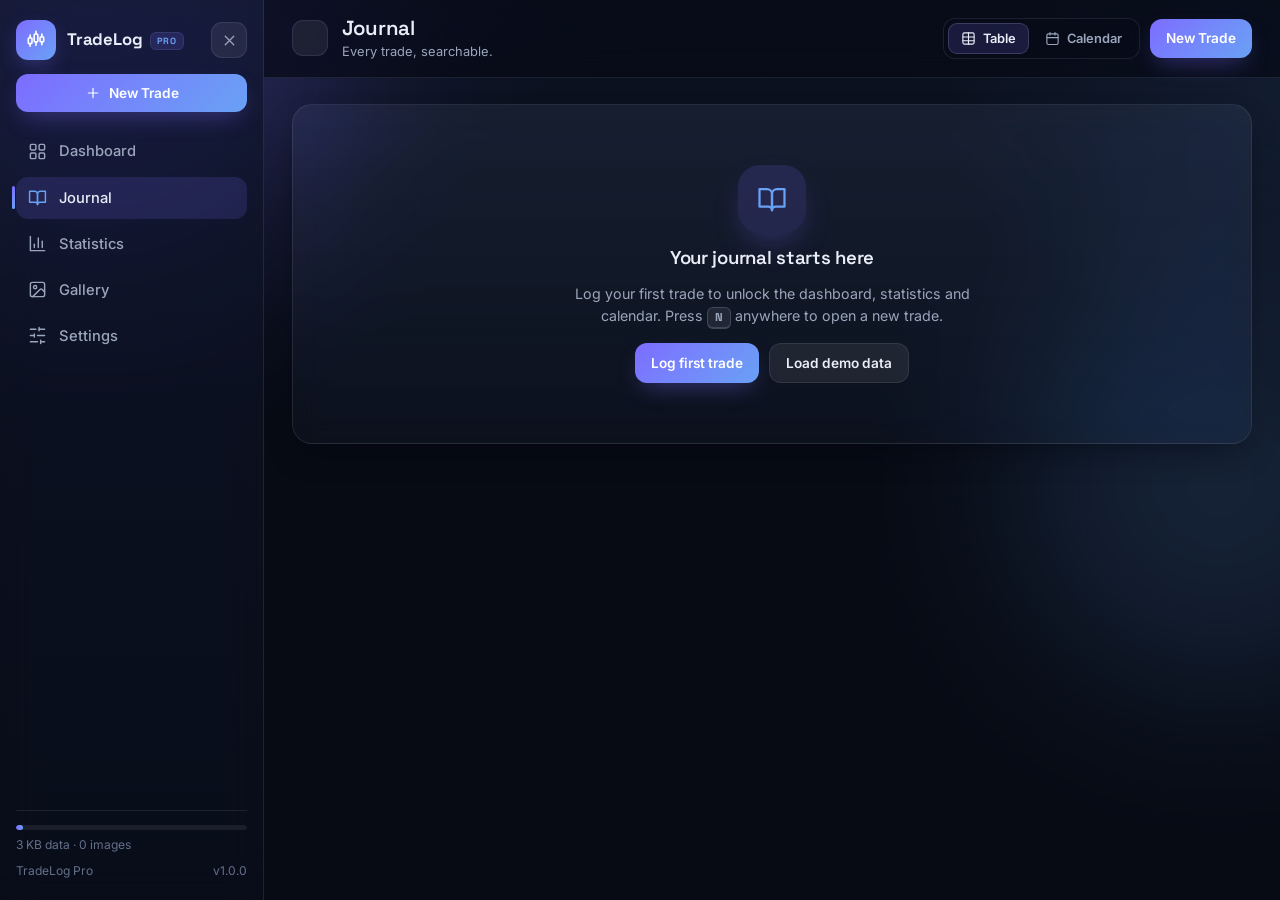
<file: index.html>
<!DOCTYPE html>
<html lang="en" data-theme="dark" data-fs="md">
<head>
  <meta charset="UTF-8">
  <meta name="viewport" content="width=device-width, initial-scale=1, viewport-fit=cover">
  <title>Journal · TradeLog Pro</title>
  <meta name="description" content="TradeLog Pro — a private, offline-first trading journal.">
  <meta name="theme-color" content="#070b14">
  <link rel="manifest" href="manifest.json">
  <link rel="icon" type="image/svg+xml" href="favicon.svg">
  <link rel="icon" type="image/png" sizes="32x32" href="favicon-32.png">
  <link rel="apple-touch-icon" href="apple-touch-icon.png">
  <meta name="apple-mobile-web-app-capable" content="yes">
  <meta name="apple-mobile-web-app-status-bar-style" content="black-translucent">
  <script>/* apply saved theme before first paint */
    try { var s = JSON.parse(localStorage.getItem('tj.settings') || '{}'); var d = document.documentElement;
      d.dataset.theme = s.theme || 'dark'; d.dataset.fs = s.fontSize || 'md';
      if (s.accent) d.style.setProperty('--accent', s.accent); } catch (e) {}
  </script>
  <link rel="preconnect" href="https://fonts.googleapis.com">
  <link rel="preconnect" href="https://fonts.gstatic.com" crossorigin>
  <link href="https://fonts.googleapis.com/css2?family=Space+Grotesk:wght@500;600;700&family=Inter:wght@400;500;600;700&display=swap" rel="stylesheet">
  <link rel="stylesheet" href="style.css">
</head>
<body data-page="journal">
  <div class="bg-orbs" aria-hidden="true"><div class="orb o1"></div><div class="orb o2"></div></div>
  <div class="app">
    <aside id="sidebar" class="sidebar" aria-label="Sidebar"></aside>
    <div class="main">
      <header class="topbar">
        <button class="icon-btn menu-toggle" aria-label="Open menu"></button>
        <div class="tb-left">
          <h1>Journal</h1>
          <p class="sub" id="journalSub">Every trade, searchable.</p>
        </div>
        <div class="tb-actions">
          <div class="seg" id="viewSeg" role="tablist" aria-label="View">
            <button data-view="table" class="active" role="tab"></button>
            <button data-view="calendar" role="tab"></button>
          </div>
          <a class="btn btn-primary" href="trade.html"><span class="lbl">New Trade</span></a>
        </div>
      </header>

      <main class="content">
        <!-- Filters -->
        <section class="card" id="filterCard" style="--i:0">
          <div class="card-h">
            <h3 id="filterTitle">Filters</h3>
            <span class="count-badge hidden" id="activeFilters">0 active</span>
            <span class="spacer"></span>
            <button class="btn btn-ghost btn-sm" id="clearFilters">Clear</button>
            <button class="icon-btn" id="toggleFilters" aria-label="Collapse filters"></button>
          </div>
          <div class="filter-grid" id="filterGrid">
            <div class="search-wrap wide" id="searchWrap">
              <input class="input" id="fKeyword" data-search type="text" placeholder="Search keyword — pair, setup, notes, lesson, #number…  ( / )">
            </div>
            <div class="field"><label for="fPair">Pair</label><select class="select" id="fPair"></select></div>
            <div class="field"><label for="fDir">Buy / Sell</label><select class="select" id="fDir">
              <option value="">All</option><option value="buy">Buy</option><option value="sell">Sell</option></select></div>
            <div class="field"><label for="fSession">Session</label><select class="select" id="fSession"></select></div>
            <div class="field"><label for="fStrategy">Strategy</label><select class="select" id="fStrategy"></select></div>
            <div class="field"><label for="fTf">Timeframe</label><select class="select" id="fTf"></select></div>
            <div class="field"><label for="fLevel">Level</label><select class="select" id="fLevel"></select></div>
            <div class="field"><label for="fResult">Result</label><select class="select" id="fResult">
              <option value="">All</option><option value="win">TP</option><option value="loss">SL</option>
              <option value="rf">RF</option><option value="breakeven">BE</option><option value="open">Open</option></select></div>
            <div class="field"><label for="fTag">Tag</label><select class="select" id="fTag"></select></div>
            <div class="field"><label for="fMonth">Month</label><input class="input" id="fMonth" type="month"></div>
            <div class="field"><label for="fYear">Year</label><select class="select" id="fYear"></select></div>
            <div class="field"><label for="fFrom">From date</label><input class="input" id="fFrom" type="date"></div>
            <div class="field"><label for="fTo">To date</label><input class="input" id="fTo" type="date"></div>
          </div>
        </section>

        <!-- Table view -->
        <section class="card" id="tableView" style="--i:1">
          <div class="card-h">
            <h3 id="tableTitle">All trades</h3>
            <span class="count-badge" id="countText">0 trades</span>
            <span class="spacer"></span>
            <button class="btn btn-ghost btn-sm" id="exportFiltered"></button>
          </div>
          <div class="table-scroll">
            <table class="tbl" id="tradesTable">
              <thead>
                <tr>
                  <th class="sortable" data-sort="number">#</th>
                  <th class="sortable" data-sort="date">Date</th>
                  <th class="sortable" data-sort="pair">Pair</th>
                  <th>Side</th>
                  <th>Timeframe</th>
                  <th>Session</th>
                  <th>Strategy</th>
                  <th class="sortable" data-sort="result">Result</th>
                  <th class="sortable num" data-sort="rr">RR</th>
                  <th style="text-align:right">Actions</th>
                </tr>
              </thead>
              <tbody id="tbody"></tbody>
            </table>
          </div>
          <div class="pager" id="pager"></div>
        </section>

        <!-- Calendar view -->
        <section class="card hidden" id="calView" style="--i:1">
          <div class="cal-head">
            <button class="icon-btn" id="calPrev" aria-label="Previous month"></button>
            <span class="cal-title" id="calTitle"></span>
            <button class="icon-btn" id="calNext" aria-label="Next month"></button>
            <button class="btn btn-ghost btn-sm" id="calToday">Today</button>
            <span class="spacer"></span>
            <span class="count-badge" id="calSummary"></span>
          </div>
          <div class="cal-grid" id="calGrid"></div>
        </section>

        <!-- First-run empty state -->
        <section class="card hidden" id="emptyState" style="--i:0">
          <div class="empty">
            <div class="empty-ico" id="emptyIco"></div>
            <h3>Your journal starts here</h3>
            <p>Log your first trade to unlock the dashboard, statistics and calendar. Press <span class="kbd">N</span> anywhere to open a new trade.</p>
            <div class="row">
              <a class="btn btn-primary" href="trade.html">Log first trade</a>
              <button class="btn" id="loadDemo">Load demo data</button>
            </div>
          </div>
        </section>
      </main>
    </div>
  </div>
  <div id="toasts" aria-live="polite"></div>

  <script defer src="storage.js"></script>
  <script defer src="images.js"></script>
  <script defer src="metrics.js"></script>
  <script defer src="ui.js"></script>
  <script defer src="script.js"></script>
  <script defer src="journal.js"></script>
</body>
</html>
</file>
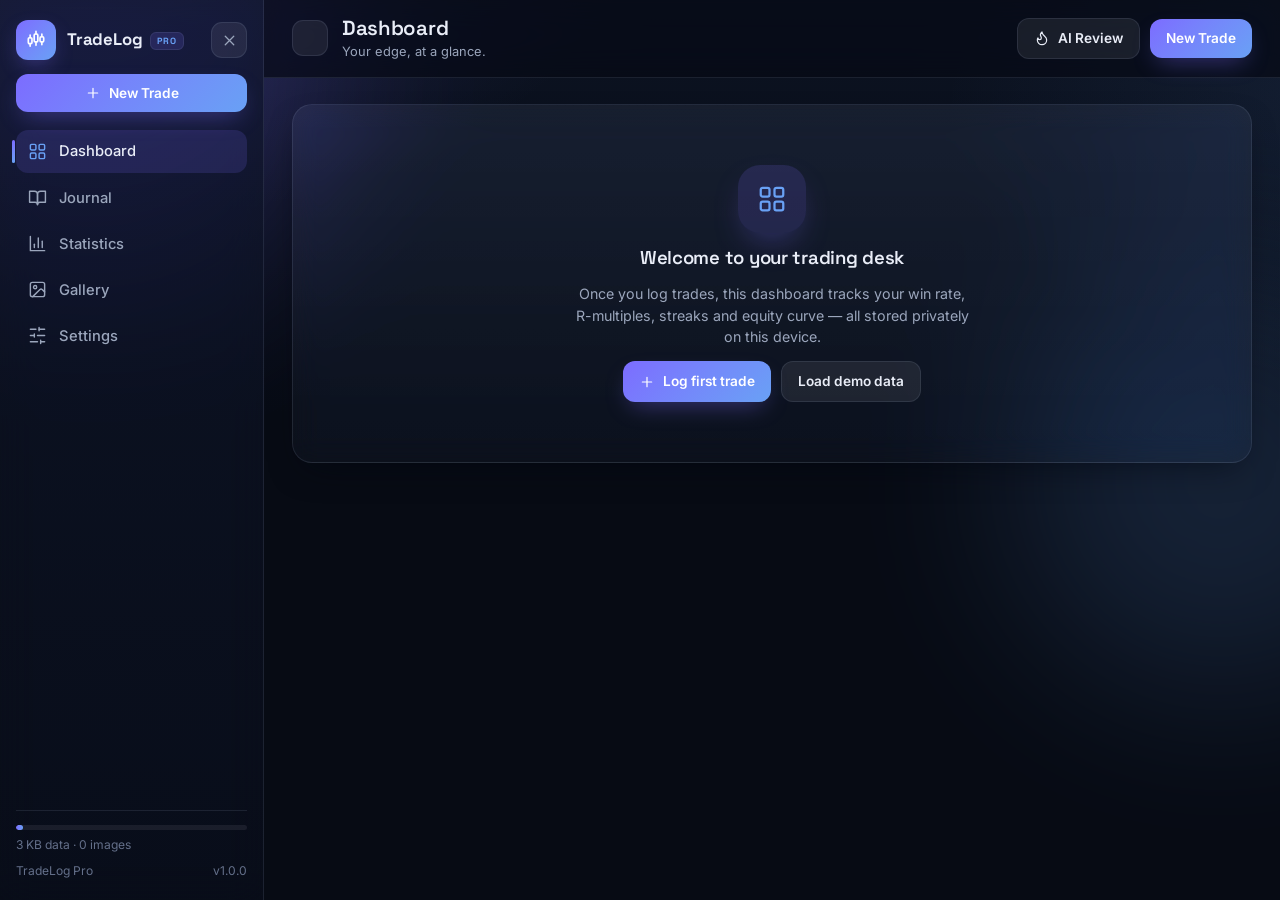
<file: dashboard.html>
<!DOCTYPE html>
<html lang="en" data-theme="dark" data-fs="md">
<head>
  <meta charset="UTF-8">
  <meta name="viewport" content="width=device-width, initial-scale=1, viewport-fit=cover">
  <title>Dashboard · TradeLog Pro</title>
  <meta name="description" content="TradeLog Pro — performance dashboard.">
  <meta name="theme-color" content="#070b14">
  <link rel="manifest" href="manifest.json">
  <link rel="icon" type="image/svg+xml" href="favicon.svg">
  <link rel="icon" type="image/png" sizes="32x32" href="favicon-32.png">
  <link rel="apple-touch-icon" href="apple-touch-icon.png">
  <meta name="apple-mobile-web-app-capable" content="yes">
  <meta name="apple-mobile-web-app-status-bar-style" content="black-translucent">
  <script>
    try { var s = JSON.parse(localStorage.getItem('tj.settings') || '{}'); var d = document.documentElement;
      d.dataset.theme = s.theme || 'dark'; d.dataset.fs = s.fontSize || 'md';
      if (s.accent) d.style.setProperty('--accent', s.accent); } catch (e) {}
  </script>
  <link rel="preconnect" href="https://fonts.googleapis.com">
  <link rel="preconnect" href="https://fonts.gstatic.com" crossorigin>
  <link href="https://fonts.googleapis.com/css2?family=Space+Grotesk:wght@500;600;700&family=Inter:wght@400;500;600;700&display=swap" rel="stylesheet">
  <link rel="stylesheet" href="style.css">
</head>
<body data-page="dashboard">
  <div class="bg-orbs" aria-hidden="true"><div class="orb o1"></div><div class="orb o2"></div></div>
  <div class="app">
    <aside id="sidebar" class="sidebar" aria-label="Sidebar"></aside>
    <div class="main">
      <header class="topbar">
        <button class="icon-btn menu-toggle" aria-label="Open menu"></button>
        <div class="tb-left">
          <h1>Dashboard</h1>
          <p class="sub" id="dashSub">Your edge, at a glance.</p>
        </div>
        <div class="tb-actions">
          <button class="btn" id="aiReviewBtn"><span class="lbl">AI Review</span></button>
          <a class="btn btn-primary" href="trade.html"><span class="lbl">New Trade</span></a>
        </div>
      </header>
      <main class="content" id="dashRoot"></main>
    </div>
  </div>
  <div id="toasts" aria-live="polite"></div>

  <script defer src="chart.umd.min.js"></script>
  <script defer src="storage.js"></script>
  <script defer src="images.js"></script>
  <script defer src="metrics.js"></script>
  <script defer src="ui.js"></script>
  <script defer src="charts.js"></script>
  <script defer src="script.js"></script>
  <script src="ai.js"></script>
  <script defer src="dashboard.js"></script>
</body>
</html>
</file>
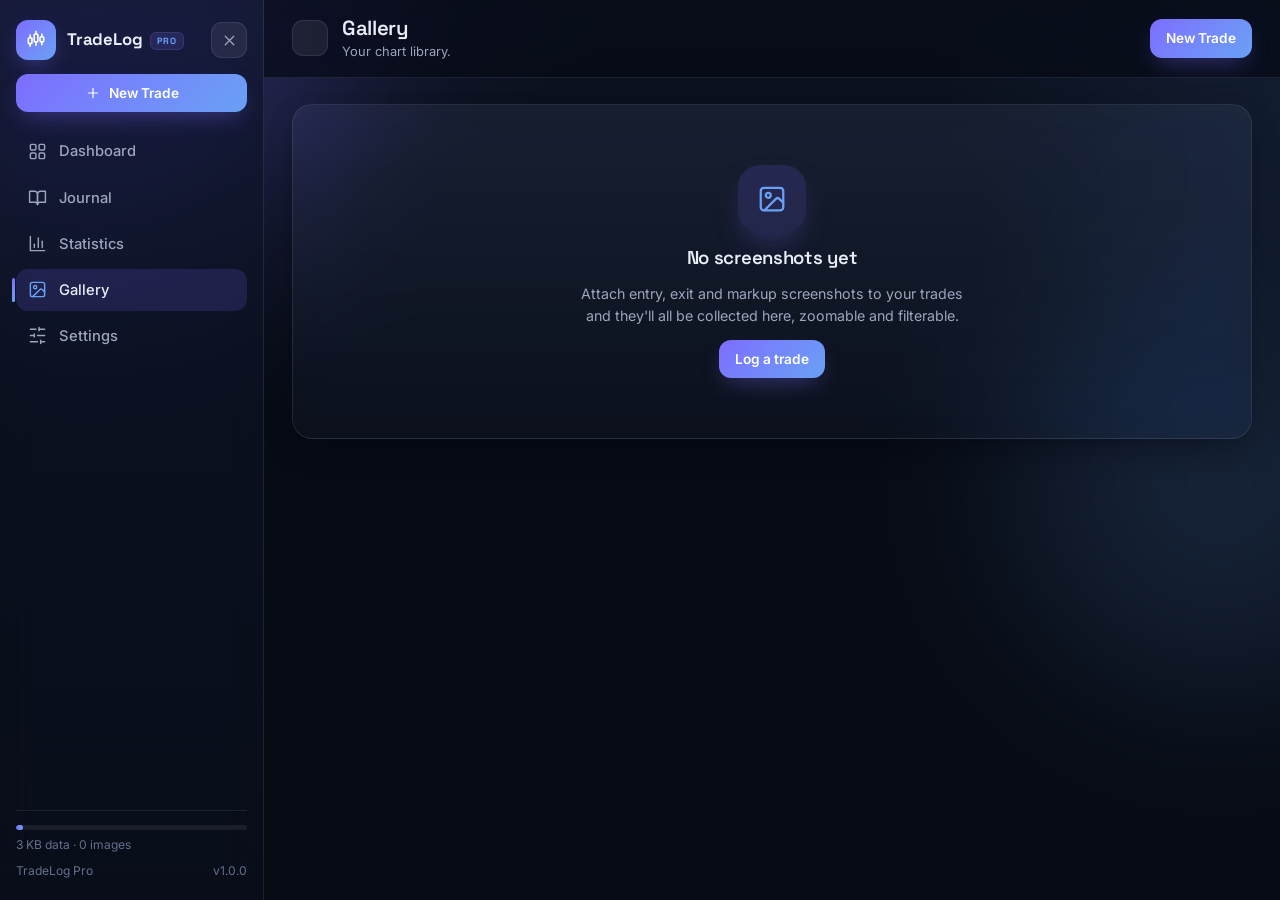
<file: gallery.html>
<!DOCTYPE html>
<html lang="en" data-theme="dark" data-fs="md">
<head>
  <meta charset="UTF-8">
  <meta name="viewport" content="width=device-width, initial-scale=1, viewport-fit=cover">
  <title>Gallery · TradeLog Pro</title>
  <meta name="description" content="TradeLog Pro — chart screenshot gallery.">
  <meta name="theme-color" content="#070b14">
  <link rel="manifest" href="manifest.json">
  <link rel="icon" type="image/svg+xml" href="favicon.svg">
  <link rel="icon" type="image/png" sizes="32x32" href="favicon-32.png">
  <link rel="apple-touch-icon" href="apple-touch-icon.png">
  <meta name="apple-mobile-web-app-capable" content="yes">
  <meta name="apple-mobile-web-app-status-bar-style" content="black-translucent">
  <script>
    try { var s = JSON.parse(localStorage.getItem('tj.settings') || '{}'); var d = document.documentElement;
      d.dataset.theme = s.theme || 'dark'; d.dataset.fs = s.fontSize || 'md';
      if (s.accent) d.style.setProperty('--accent', s.accent); } catch (e) {}
  </script>
  <link rel="preconnect" href="https://fonts.googleapis.com">
  <link rel="preconnect" href="https://fonts.gstatic.com" crossorigin>
  <link href="https://fonts.googleapis.com/css2?family=Space+Grotesk:wght@500;600;700&family=Inter:wght@400;500;600;700&display=swap" rel="stylesheet">
  <link rel="stylesheet" href="style.css">
</head>
<body data-page="gallery">
  <div class="bg-orbs" aria-hidden="true"><div class="orb o1"></div><div class="orb o2"></div></div>
  <div class="app">
    <aside id="sidebar" class="sidebar" aria-label="Sidebar"></aside>
    <div class="main">
      <header class="topbar">
        <button class="icon-btn menu-toggle" aria-label="Open menu"></button>
        <div class="tb-left">
          <h1>Gallery</h1>
          <p class="sub" id="galSub">Your chart library.</p>
        </div>
        <div class="tb-actions">
          <a class="btn btn-primary" href="trade.html"><span class="lbl">New Trade</span></a>
        </div>
      </header>

      <main class="content">
        <section class="card" style="--i:0">
          <div class="card-h">
            <h3 id="galFilterTitle">Filter screenshots</h3>
            <span class="count-badge" id="galCount">0 images</span>
            <span class="spacer"></span>
            <button class="btn btn-ghost btn-sm" id="galClear">Clear</button>
          </div>
          <div class="filter-grid">
            <div class="field"><label for="gPair">Pair</label><select class="select" id="gPair"></select></div>
            <div class="field"><label for="gResult">Result</label><select class="select" id="gResult">
              <option value="">All</option><option value="win">TP</option><option value="loss">SL</option>
              <option value="rf">RF</option><option value="breakeven">BE</option></select></div>
            <div class="field"><label for="gStrategy">Strategy</label><select class="select" id="gStrategy"></select></div>
            <div class="field"><label for="gType">Screenshot type</label><select class="select" id="gType"></select></div>
            <div class="field"><label for="gMonth">Month</label><input class="input" id="gMonth" type="month"></div>
          </div>
        </section>

        <section class="gal-grid" id="galGrid" style="--i:1"></section>

        <section class="card hidden" id="galEmpty">
          <div class="empty">
            <div class="empty-ico" id="galEmptyIco"></div>
            <h3>No screenshots yet</h3>
            <p>Attach entry, exit and markup screenshots to your trades and they'll all be collected here, zoomable and filterable.</p>
            <div class="row"><a class="btn btn-primary" href="trade.html">Log a trade</a></div>
          </div>
        </section>
      </main>
    </div>
  </div>
  <div id="toasts" aria-live="polite"></div>

  <script defer src="storage.js"></script>
  <script defer src="images.js"></script>
  <script defer src="metrics.js"></script>
  <script defer src="ui.js"></script>
  <script defer src="script.js"></script>
  <script defer src="gallery.js"></script>
</body>
</html>
</file>
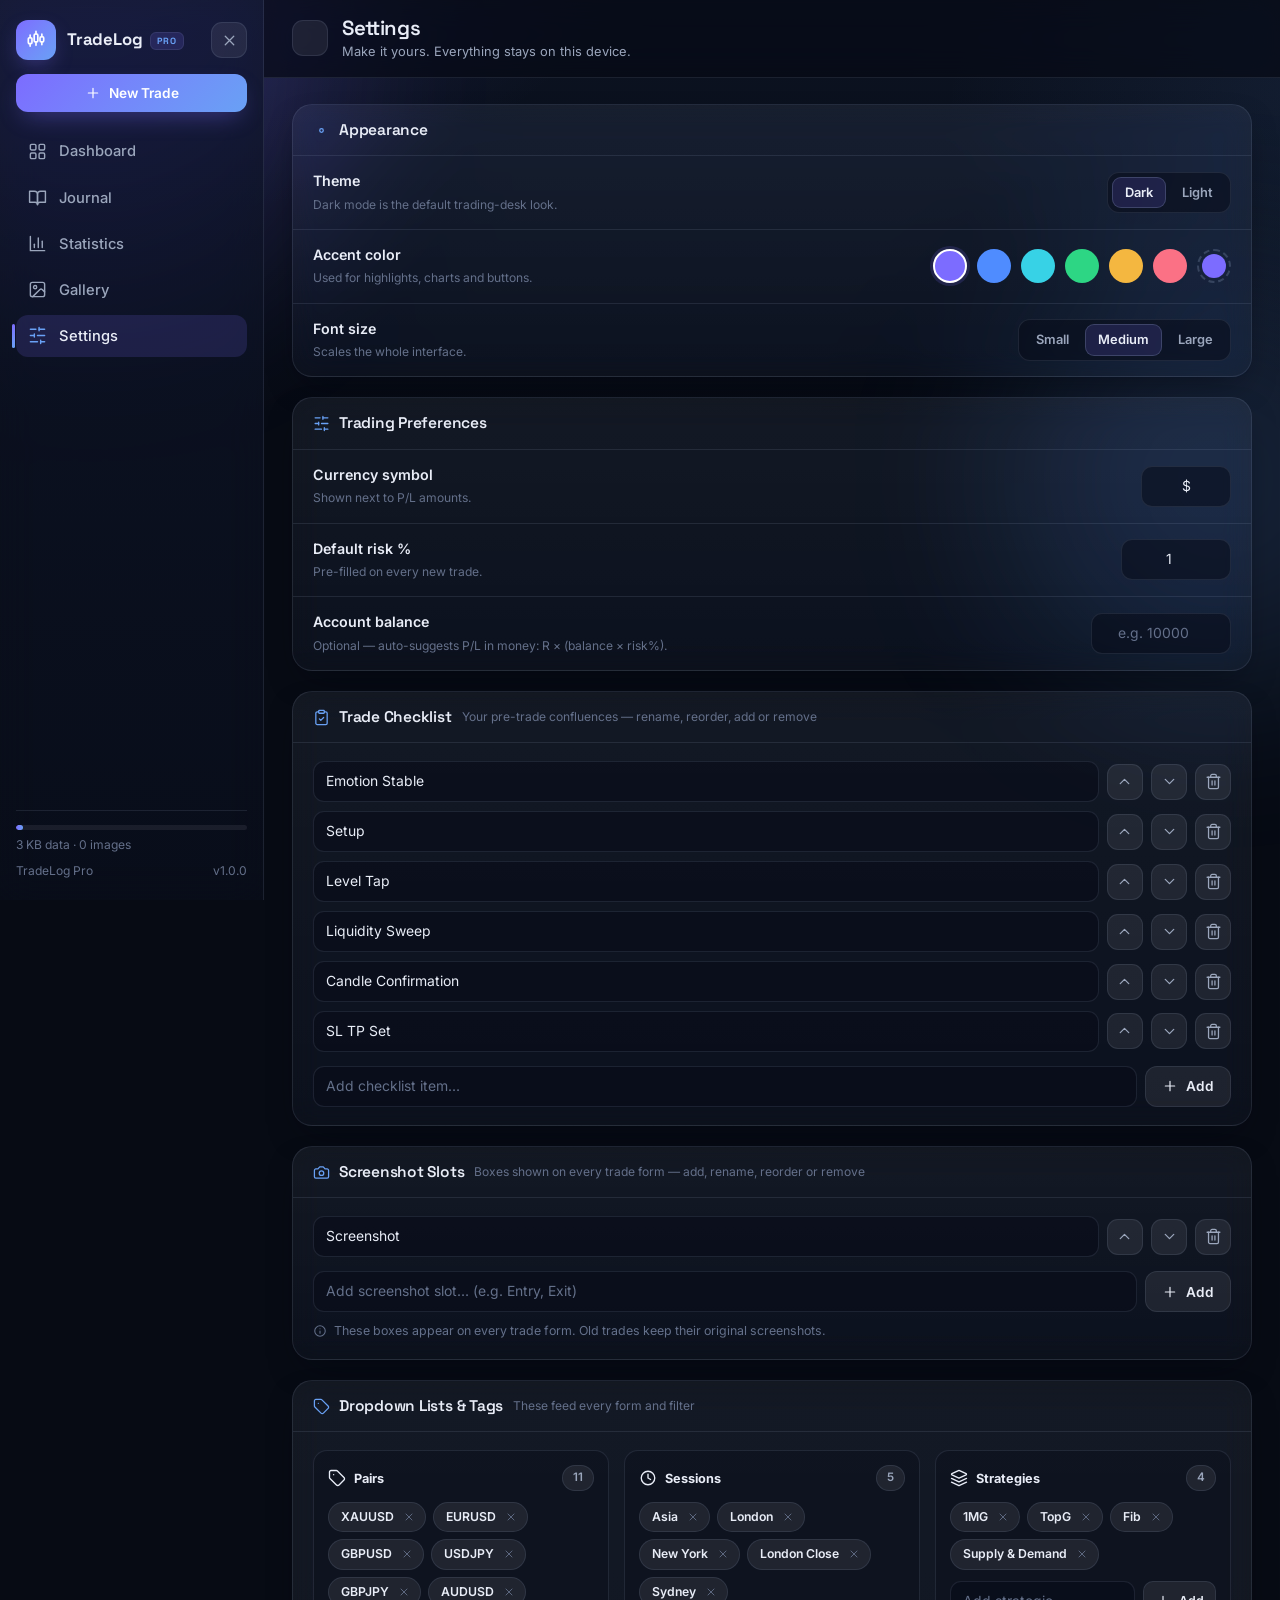
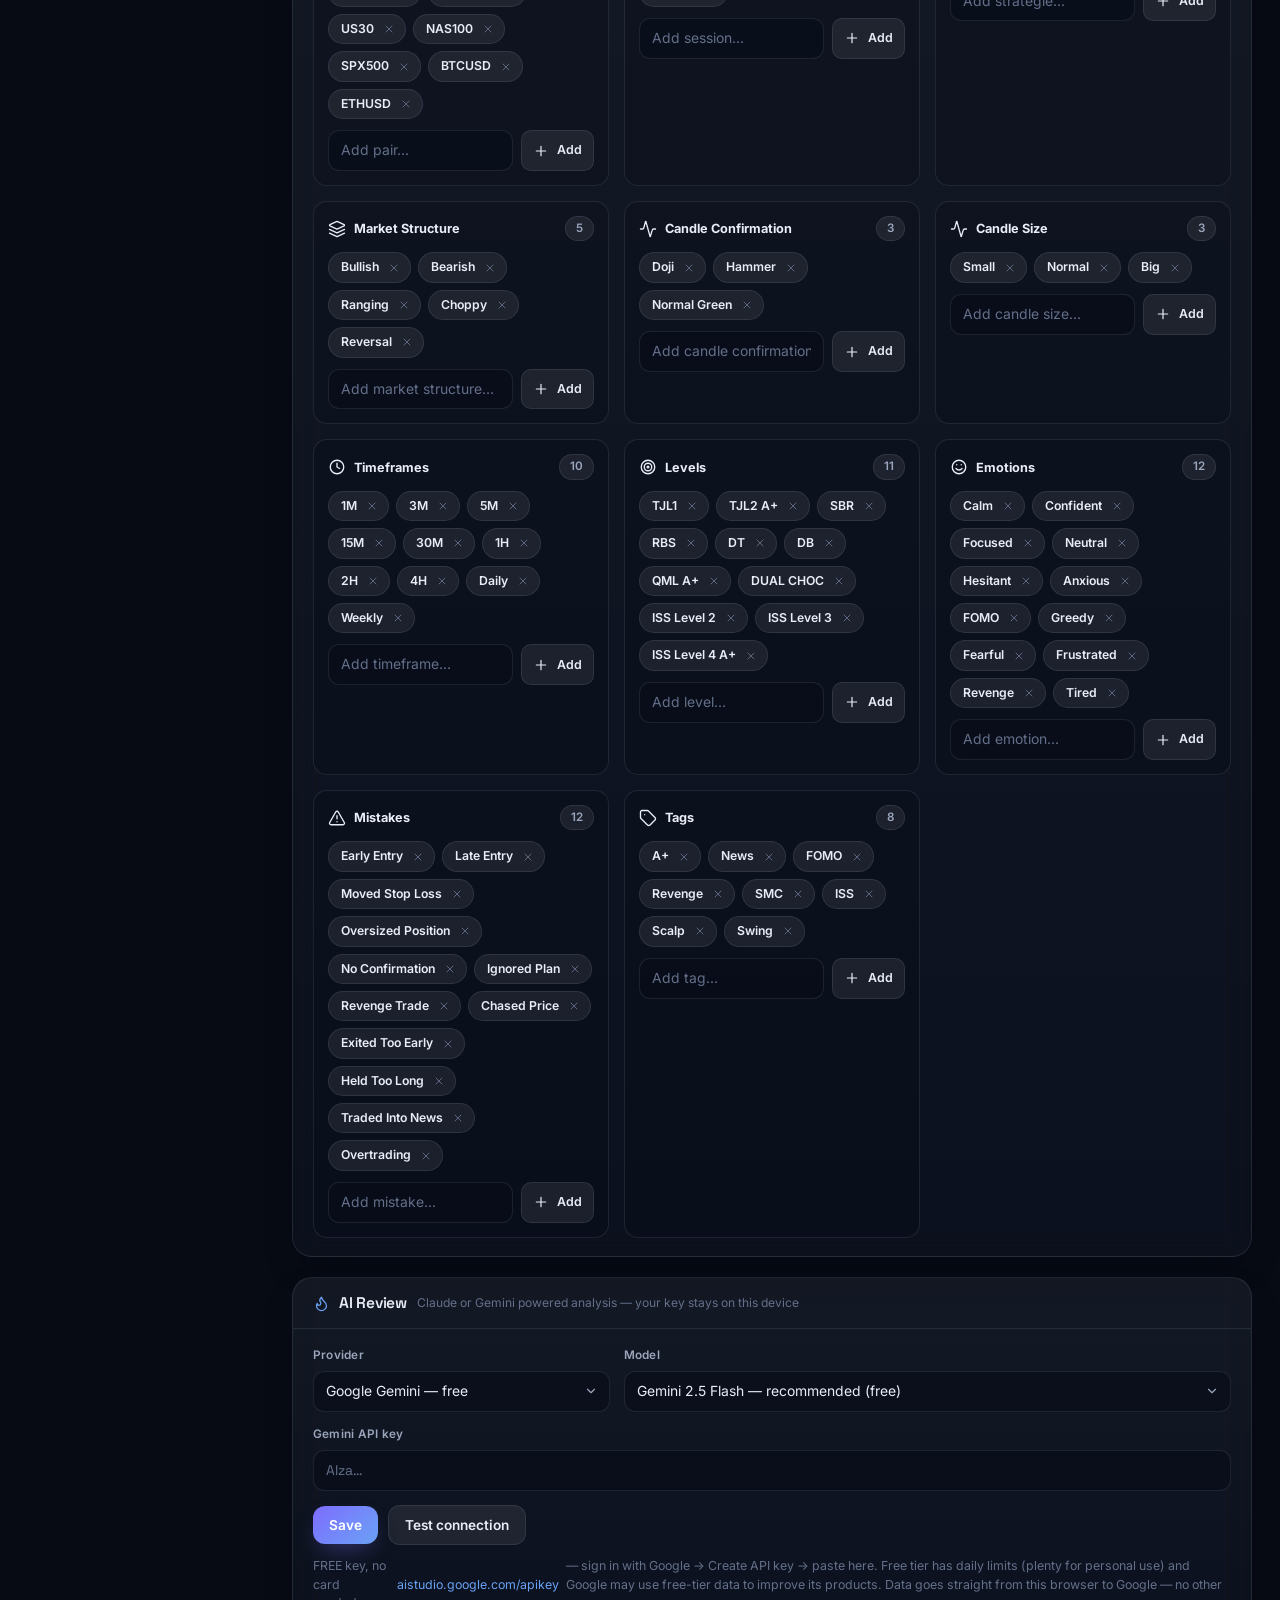
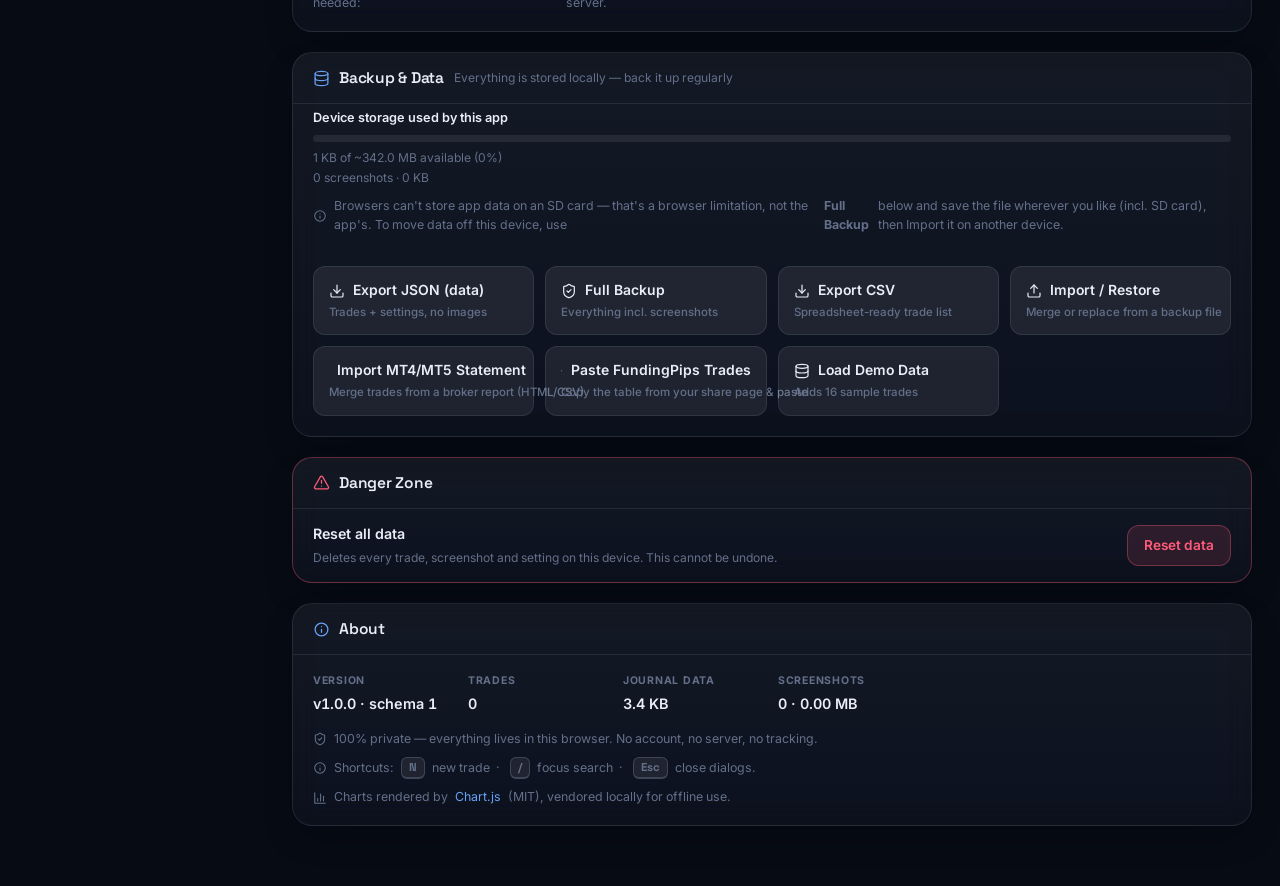
<file: settings.html>
<!DOCTYPE html>
<html lang="en" data-theme="dark" data-fs="md">
<head>
  <meta charset="UTF-8">
  <meta name="viewport" content="width=device-width, initial-scale=1, viewport-fit=cover">
  <title>Settings · TradeLog Pro</title>
  <meta name="description" content="TradeLog Pro — customize your journal.">
  <meta name="theme-color" content="#070b14">
  <link rel="manifest" href="manifest.json">
  <link rel="icon" type="image/svg+xml" href="favicon.svg">
  <link rel="icon" type="image/png" sizes="32x32" href="favicon-32.png">
  <link rel="apple-touch-icon" href="apple-touch-icon.png">
  <meta name="apple-mobile-web-app-capable" content="yes">
  <meta name="apple-mobile-web-app-status-bar-style" content="black-translucent">
  <script>
    try { var s = JSON.parse(localStorage.getItem('tj.settings') || '{}'); var d = document.documentElement;
      d.dataset.theme = s.theme || 'dark'; d.dataset.fs = s.fontSize || 'md';
      if (s.accent) d.style.setProperty('--accent', s.accent); } catch (e) {}
  </script>
  <link rel="preconnect" href="https://fonts.googleapis.com">
  <link rel="preconnect" href="https://fonts.gstatic.com" crossorigin>
  <link href="https://fonts.googleapis.com/css2?family=Space+Grotesk:wght@500;600;700&family=Inter:wght@400;500;600;700&display=swap" rel="stylesheet">
  <link rel="stylesheet" href="style.css">
</head>
<body data-page="settings">
  <div class="bg-orbs" aria-hidden="true"><div class="orb o1"></div><div class="orb o2"></div></div>
  <div class="app">
    <aside id="sidebar" class="sidebar" aria-label="Sidebar"></aside>
    <div class="main">
      <header class="topbar">
        <button class="icon-btn menu-toggle" aria-label="Open menu"></button>
        <div class="tb-left">
          <h1>Settings</h1>
          <p class="sub">Make it yours. Everything stays on this device.</p>
        </div>
        <div class="tb-actions"></div>
      </header>

      <main class="content narrow">
        <!-- Appearance -->
        <section class="card" style="--i:0">
          <div class="card-h"><h3 id="hAppearance">Appearance</h3></div>
          <div class="setting-row">
            <div class="s-info"><b>Theme</b><span>Dark mode is the default trading-desk look.</span></div>
            <div class="seg" id="themeSeg">
              <button data-v="dark">Dark</button>
              <button data-v="light">Light</button>
            </div>
          </div>
          <div class="setting-row">
            <div class="s-info"><b>Accent color</b><span>Used for highlights, charts and buttons.</span></div>
            <div class="swatches" id="accentRow"></div>
          </div>
          <div class="setting-row">
            <div class="s-info"><b>Font size</b><span>Scales the whole interface.</span></div>
            <div class="seg" id="fsSeg">
              <button data-v="sm">Small</button>
              <button data-v="md">Medium</button>
              <button data-v="lg">Large</button>
            </div>
          </div>
        </section>

        <!-- Trading preferences -->
        <section class="card" style="--i:1">
          <div class="card-h"><h3 id="hPrefs">Trading Preferences</h3></div>
          <div class="setting-row">
            <div class="s-info"><b>Currency symbol</b><span>Shown next to P/L amounts.</span></div>
            <input class="input" id="setCurrency" style="width:90px;text-align:center" maxlength="4">
          </div>
          <div class="setting-row">
            <div class="s-info"><b>Default risk %</b><span>Pre-filled on every new trade.</span></div>
            <input class="input" id="setRisk" type="number" step="0.1" min="0" style="width:110px;text-align:center">
          </div>
          <div class="setting-row">
            <div class="s-info"><b>Account balance</b><span>Optional — auto-suggests P/L in money: R × (balance × risk%).</span></div>
            <input class="input" id="setBalance" type="number" step="any" min="0" placeholder="e.g. 10000" style="width:140px;text-align:center">
          </div>
        </section>

        <!-- Checklist editor -->
        <section class="card" style="--i:2">
          <div class="card-h">
            <h3 id="hChecklist">Trade Checklist</h3>
            <span class="hint">Your pre-trade confluences — rename, reorder, add or remove</span>
          </div>
          <div class="card-b" id="checklistEditor"></div>
        </section>

        <!-- Screenshot slots -->
        <section class="card" style="--i:3">
          <div class="card-h">
            <h3 id="hShots">Screenshot Slots</h3>
            <span class="hint">Boxes shown on every trade form — add, rename, reorder or remove</span>
          </div>
          <div class="card-b" id="shotSlotsEditor"></div>
        </section>

        <!-- Option lists -->
        <section class="card" style="--i:3">
          <div class="card-h">
            <h3 id="hLists">Dropdown Lists &amp; Tags</h3>
            <span class="hint">These feed every form and filter</span>
          </div>
          <div class="card-b settings-grid" id="listsGrid"></div>
        </section>

        <!-- Data -->
        <!-- AI Review -->
        <section class="card" style="--i:5">
          <div class="card-h"><h3 id="hAI">AI Review</h3>
            <span class="hint">Claude or Gemini powered analysis — your key stays on this device</span></div>
          <div class="card-b">
            <div class="fg">
              <div class="field c4"><label for="aiProvider">Provider</label>
                <select class="select" id="aiProvider"></select></div>
              <div class="field c8"><label for="aiModel">Model</label>
                <select class="select" id="aiModel"></select></div>
              <div class="field c12"><label for="aiKey" id="aiKeyLabel">API key</label>
                <input class="input mono" id="aiKey" type="password" placeholder="" autocomplete="off" spellcheck="false"></div>
            </div>
            <div style="display:flex;gap:10px;align-items:center;flex-wrap:wrap;margin-top:14px">
              <button class="btn btn-primary" id="aiSave">Save</button>
              <button class="btn" id="aiTest">Test connection</button>
              <span class="hint" id="aiStatus"></span>
            </div>
            <p class="note" style="margin-top:12px" id="aiNote"></p>
          </div>
        </section>

        <section class="card" style="--i:4">
          <div class="card-h"><h3 id="hData">Backup &amp; Data</h3><span class="hint">Everything is stored locally — back it up regularly</span></div>
          <div id="storageMeter" style="padding:4px 20px 16px"></div>
          <div class="data-actions" id="dataActions"></div>
          <input type="file" id="importFile" accept="application/json,.json" class="hidden">
        </section>

        <!-- Danger zone -->
        <section class="card danger-zone" style="--i:5">
          <div class="card-h"><h3 id="hDanger">Danger Zone</h3></div>
          <div class="setting-row">
            <div class="s-info"><b>Reset all data</b><span>Deletes every trade, screenshot and setting on this device. This cannot be undone.</span></div>
            <button class="btn btn-danger" id="btnReset">Reset data</button>
          </div>
        </section>

        <!-- About -->
        <section class="card" style="--i:6">
          <div class="card-h"><h3 id="hAbout">About</h3></div>
          <div class="card-b" id="aboutBox"></div>
        </section>
      </main>
    </div>
  </div>
  <div id="toasts" aria-live="polite"></div>

  <script defer src="storage.js"></script>
  <script defer src="images.js"></script>
  <script defer src="metrics.js"></script>
  <script defer src="ui.js"></script>
  <script defer src="script.js"></script>
  <script src="ai.js"></script>
  <script src="importer.js"></script>
  <script defer src="settings.js"></script>
</body>
</html>
</file>
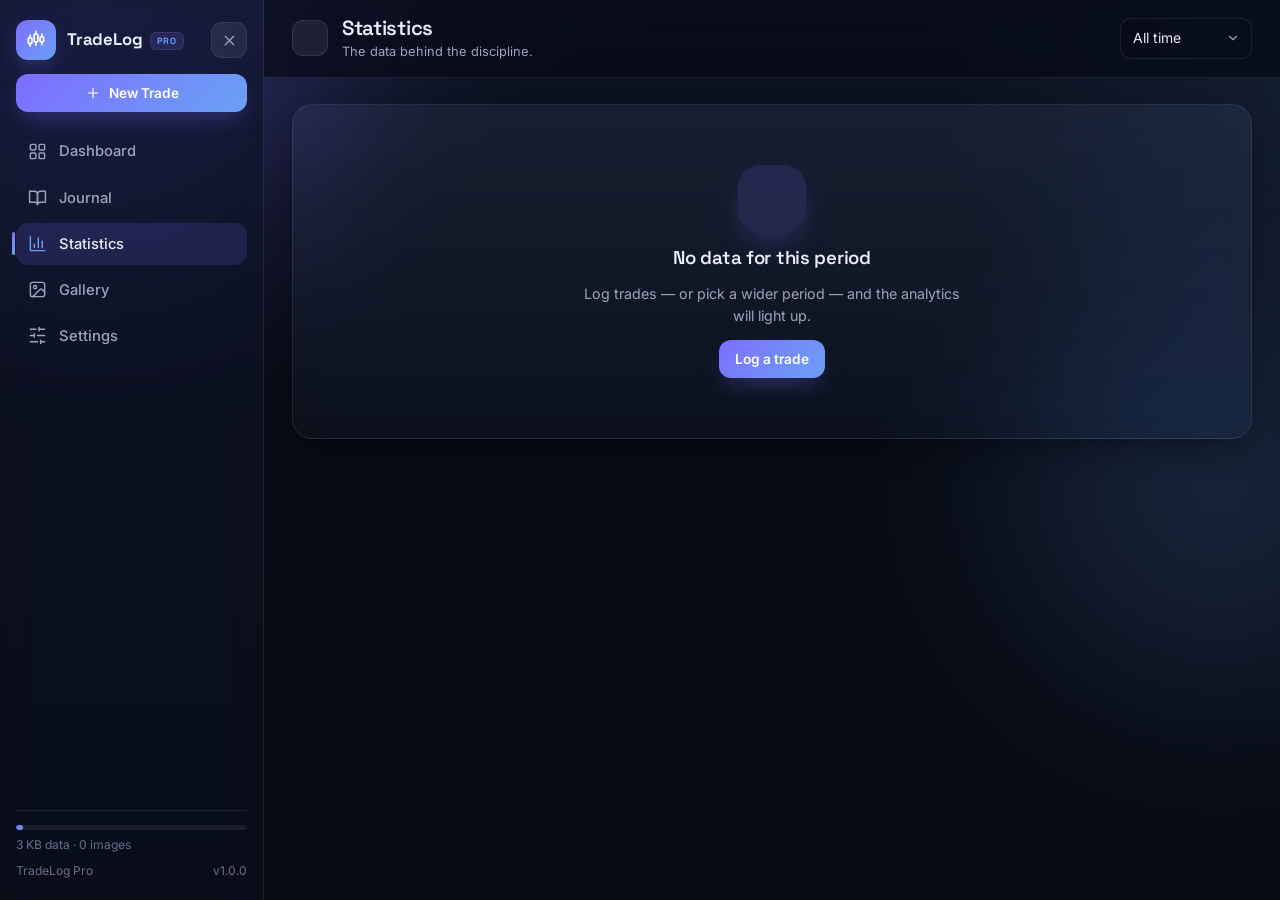
<file: statistics.html>
<!DOCTYPE html>
<html lang="en" data-theme="dark" data-fs="md">
<head>
  <meta charset="UTF-8">
  <meta name="viewport" content="width=device-width, initial-scale=1, viewport-fit=cover">
  <title>Statistics · TradeLog Pro</title>
  <meta name="description" content="TradeLog Pro — trading analytics and charts.">
  <meta name="theme-color" content="#070b14">
  <link rel="manifest" href="manifest.json">
  <link rel="icon" type="image/svg+xml" href="favicon.svg">
  <link rel="icon" type="image/png" sizes="32x32" href="favicon-32.png">
  <link rel="apple-touch-icon" href="apple-touch-icon.png">
  <meta name="apple-mobile-web-app-capable" content="yes">
  <meta name="apple-mobile-web-app-status-bar-style" content="black-translucent">
  <script>
    try { var s = JSON.parse(localStorage.getItem('tj.settings') || '{}'); var d = document.documentElement;
      d.dataset.theme = s.theme || 'dark'; d.dataset.fs = s.fontSize || 'md';
      if (s.accent) d.style.setProperty('--accent', s.accent); } catch (e) {}
  </script>
  <link rel="preconnect" href="https://fonts.googleapis.com">
  <link rel="preconnect" href="https://fonts.gstatic.com" crossorigin>
  <link href="https://fonts.googleapis.com/css2?family=Space+Grotesk:wght@500;600;700&family=Inter:wght@400;500;600;700&display=swap" rel="stylesheet">
  <link rel="stylesheet" href="style.css">
</head>
<body data-page="statistics">
  <div class="bg-orbs" aria-hidden="true"><div class="orb o1"></div><div class="orb o2"></div></div>
  <div class="app">
    <aside id="sidebar" class="sidebar" aria-label="Sidebar"></aside>
    <div class="main">
      <header class="topbar">
        <button class="icon-btn menu-toggle" aria-label="Open menu"></button>
        <div class="tb-left">
          <h1>Statistics</h1>
          <p class="sub">The data behind the discipline.</p>
        </div>
        <div class="tb-actions">
          <select class="select" id="statPeriod" aria-label="Period" style="width:auto">
            <option value="all">All time</option>
            <option value="year">This year</option>
            <option value="90">Last 90 days</option>
            <option value="30">Last 30 days</option>
            <option value="month">This month</option>
          </select>
        </div>
      </header>

      <main class="content">
        <section class="stat-strip" id="statStrip"></section>

        <section class="charts-grid" id="chartsGrid">
          <div class="card chart-card span2" style="--i:1">
            <div class="card-h"><h3 id="hEquity">Equity Curve</h3><span class="hint">Trade by trade</span>
              <span class="spacer"></span>
              <div class="seg" id="eqSegS"><button data-v="usd">$</button><button data-v="r">R</button><button data-v="pips">Pips</button></div></div>
            <div class="chart-wrap tall"><canvas id="chEquity"></canvas></div>
          </div>
          <div class="card chart-card" style="--i:2">
            <div class="card-h"><h3 id="hWinLoss">Win vs Loss</h3><span class="hint">Outcome mix</span></div>
            <div class="chart-wrap"><canvas id="chWinLoss"></canvas></div>
          </div>
          <div class="card chart-card" style="--i:3">
            <div class="card-h"><h3 id="hMonthly">Monthly Performance</h3><span class="hint">Net R per month</span></div>
            <div class="chart-wrap"><canvas id="chMonthly"></canvas></div>
          </div>
          <div class="card chart-card" style="--i:4">
            <div class="card-h"><h3 id="hYearly">Yearly Performance</h3><span class="hint">Net R per year</span></div>
            <div class="chart-wrap"><canvas id="chYearly"></canvas></div>
          </div>
          <div class="card chart-card" style="--i:5">
            <div class="card-h"><h3 id="hAvgRR">Average RR</h3><span class="hint">Planned vs achieved, by month</span></div>
            <div class="chart-wrap"><canvas id="chAvgRR"></canvas></div>
          </div>
          <div class="card chart-card" style="--i:6">
            <div class="card-h"><h3 id="hPair">Pair Analysis</h3><span class="hint">Net R by instrument</span></div>
            <div class="chart-wrap"><canvas id="chPair"></canvas></div>
          </div>
          <div class="card chart-card" style="--i:7">
            <div class="card-h"><h3 id="hSession">Session Analysis</h3><span class="hint">Net R by session</span></div>
            <div class="chart-wrap"><canvas id="chSession"></canvas></div>
          </div>
          <div class="card chart-card" style="--i:8">
            <div class="card-h"><h3 id="hStrategy">Day of Week</h3><span class="hint">Net R by trading day</span></div>
            <div class="chart-wrap"><canvas id="chStrategy"></canvas></div>
          </div>
          <div class="card chart-card" style="--i:9">
            <div class="card-h"><h3 id="hTimeframe">Timeframe Analysis</h3><span class="hint">Net R by entry timeframe</span></div>
            <div class="chart-wrap"><canvas id="chTimeframe"></canvas></div>
          </div>
          <div class="card chart-card" style="--i:10">
            <div class="card-h"><h3 id="hRR">R-Multiple Distribution</h3><span class="hint">How your results cluster</span></div>
            <div class="chart-wrap"><canvas id="chRR"></canvas></div>
          </div>
          <div class="card chart-card" style="--i:11">
            <div class="card-h"><h3 id="hPF">Profit Factor</h3><span class="hint">Gross win ÷ gross loss, by month</span></div>
            <div class="chart-wrap"><canvas id="chPF"></canvas></div>
          </div>
          <div class="card chart-card" style="--i:12">
            <div class="card-h"><h3 id="hMistakes">Mistake Frequency</h3><span class="hint">What keeps costing you</span></div>
            <div class="chart-wrap"><canvas id="chMistakes"></canvas></div>
          </div>
          <div class="card chart-card" style="--i:13">
            <div class="card-h"><h3 id="hEmotion">Emotion Analysis</h3><span class="hint">Average R by pre-trade emotion</span></div>
            <div class="chart-wrap"><canvas id="chEmotion"></canvas></div>
          </div>
          <div class="card chart-card span2" style="--i:14">
            <div class="card-h"><h3 id="hChecklist">Checklist Success Rate</h3><span class="hint">Win rate when each item is checked · adherence in tooltip</span></div>
            <div class="chart-wrap"><canvas id="chChecklist"></canvas></div>
          </div>
        </section>

        <section class="card" id="rfCard" style="--i:12;display:none">
          <div class="card-h"><h3 id="hRF">RF vs Normal Method</h3><span class="hint">Is booking half at 1R paying off long-term?</span></div>
          <div class="card-b" id="rfBody"></div>
        </section>

        <section class="card hidden" id="statsEmpty">
          <div class="empty">
            <div class="empty-ico" id="statsEmptyIco"></div>
            <h3>No data for this period</h3>
            <p>Log trades — or pick a wider period — and the analytics will light up.</p>
            <div class="row"><a class="btn btn-primary" href="trade.html">Log a trade</a></div>
          </div>
        </section>
      </main>
    </div>
  </div>
  <div id="toasts" aria-live="polite"></div>

  <script defer src="chart.umd.min.js"></script>
  <script defer src="storage.js"></script>
  <script defer src="images.js"></script>
  <script defer src="metrics.js"></script>
  <script defer src="ui.js"></script>
  <script defer src="charts.js"></script>
  <script defer src="script.js"></script>
  <script defer src="statistics.js"></script>
</body>
</html>
</file>
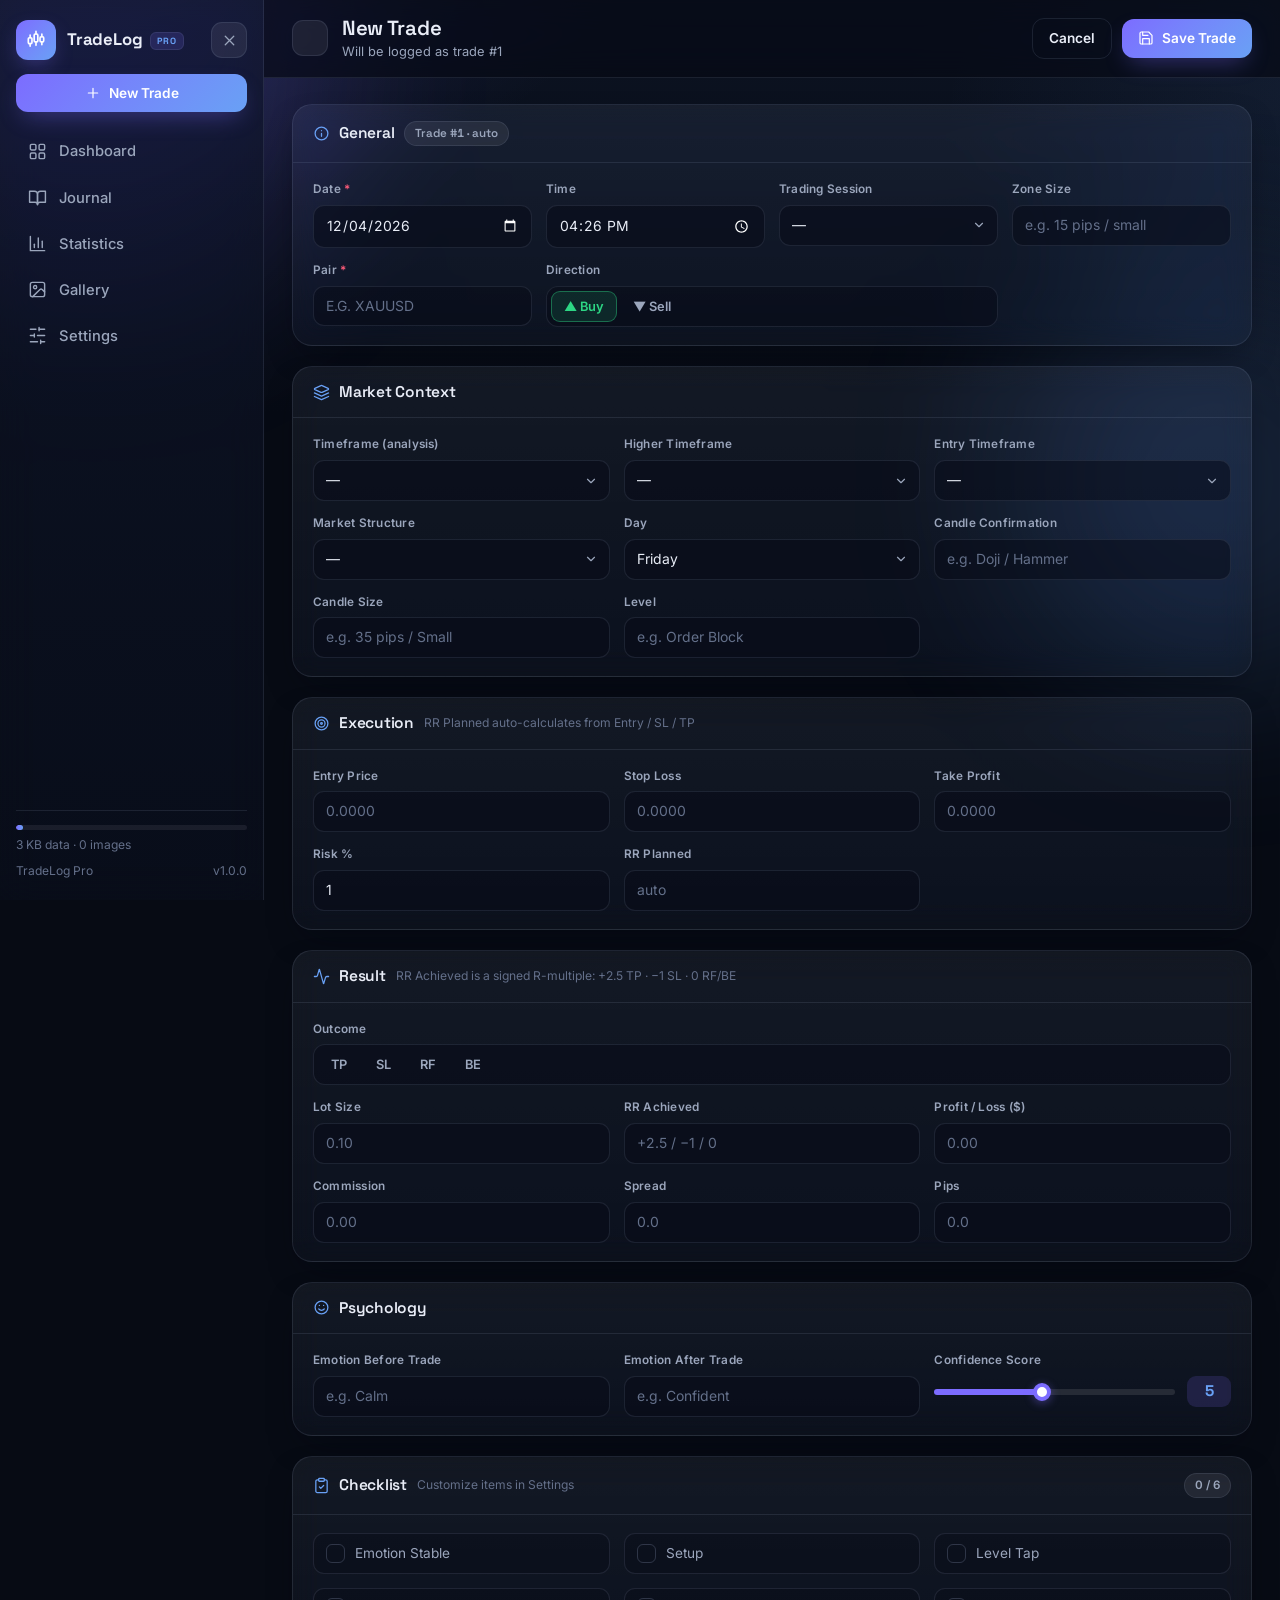
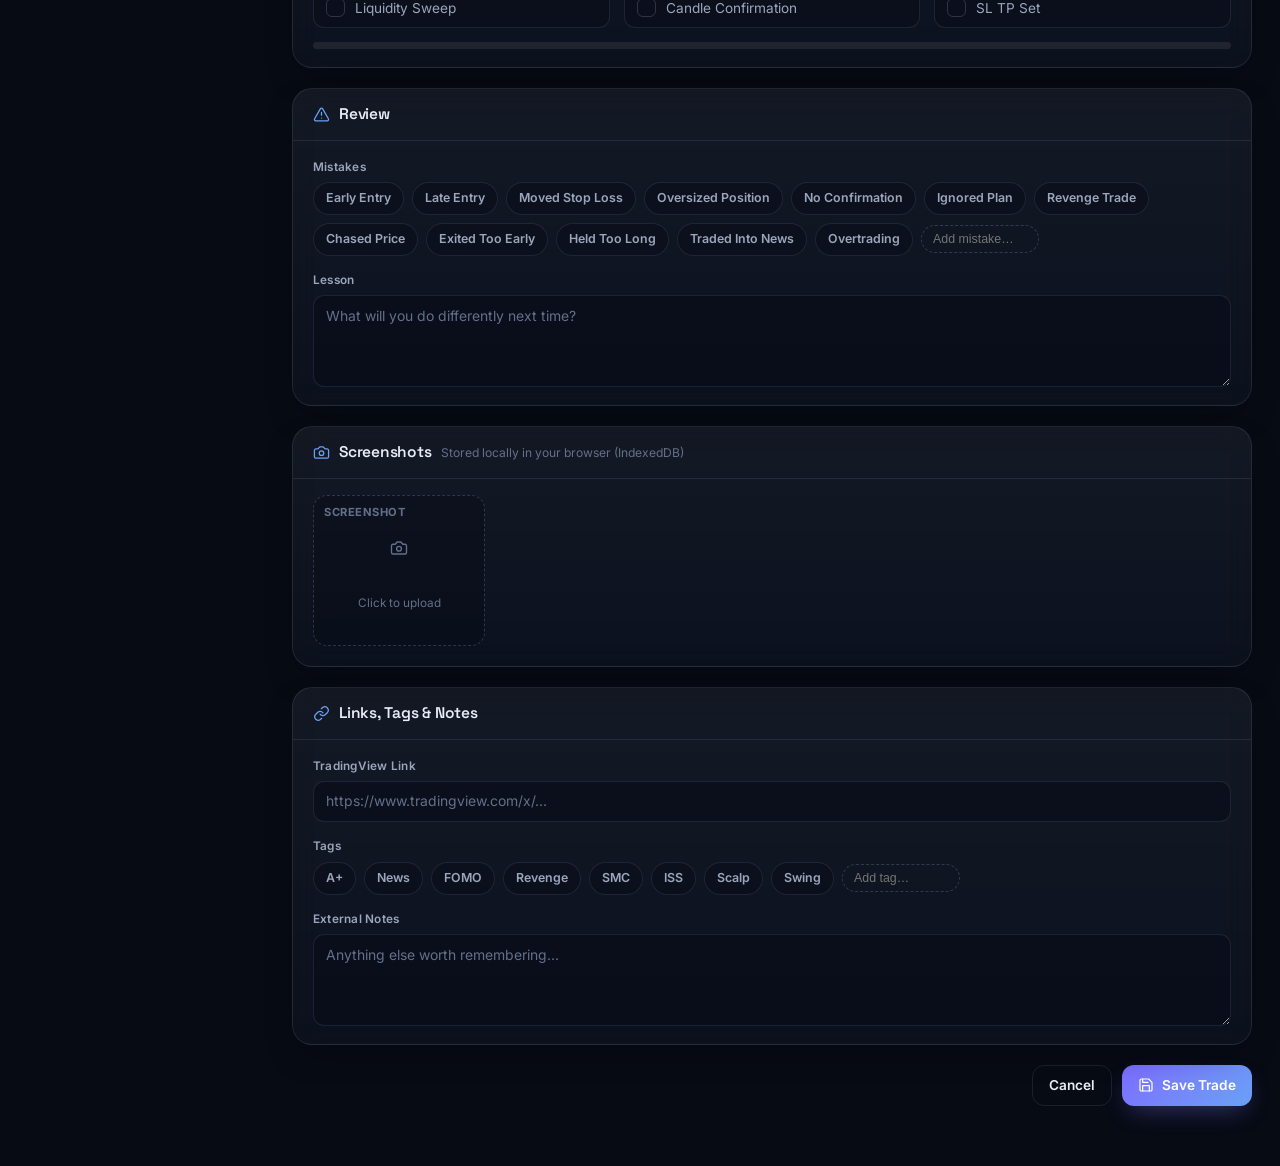
<file: trade.html>
<!DOCTYPE html>
<html lang="en" data-theme="dark" data-fs="md">
<head>
  <meta charset="UTF-8">
  <meta name="viewport" content="width=device-width, initial-scale=1, viewport-fit=cover">
  <title>Trade · TradeLog Pro</title>
  <meta name="description" content="TradeLog Pro — log and review a trade.">
  <meta name="theme-color" content="#070b14">
  <link rel="manifest" href="manifest.json">
  <link rel="icon" type="image/svg+xml" href="favicon.svg">
  <link rel="icon" type="image/png" sizes="32x32" href="favicon-32.png">
  <link rel="apple-touch-icon" href="apple-touch-icon.png">
  <meta name="apple-mobile-web-app-capable" content="yes">
  <meta name="apple-mobile-web-app-status-bar-style" content="black-translucent">
  <script>
    try { var s = JSON.parse(localStorage.getItem('tj.settings') || '{}'); var d = document.documentElement;
      d.dataset.theme = s.theme || 'dark'; d.dataset.fs = s.fontSize || 'md';
      if (s.accent) d.style.setProperty('--accent', s.accent); } catch (e) {}
  </script>
  <link rel="preconnect" href="https://fonts.googleapis.com">
  <link rel="preconnect" href="https://fonts.gstatic.com" crossorigin>
  <link href="https://fonts.googleapis.com/css2?family=Space+Grotesk:wght@500;600;700&family=Inter:wght@400;500;600;700&display=swap" rel="stylesheet">
  <link rel="stylesheet" href="style.css">
</head>
<body data-page="trade">
  <div class="bg-orbs" aria-hidden="true"><div class="orb o1"></div><div class="orb o2"></div></div>
  <div class="app">
    <aside id="sidebar" class="sidebar" aria-label="Sidebar"></aside>
    <div class="main">
      <header class="topbar">
        <button class="icon-btn menu-toggle" aria-label="Open menu"></button>
        <div class="tb-left">
          <h1 id="tradeTitle">New Trade</h1>
          <p class="sub" id="tradeSub">Log it while it's fresh.</p>
        </div>
        <div class="tb-actions" id="tradeActions"></div>
      </header>
      <main class="content narrow" id="tradeRoot"></main>
    </div>
  </div>
  <div id="toasts" aria-live="polite"></div>

  <script defer src="storage.js"></script>
  <script defer src="images.js"></script>
  <script defer src="metrics.js"></script>
  <script defer src="ui.js"></script>
  <script defer src="script.js"></script>
  <script src="ai.js"></script>
  <script defer src="trade.js"></script>
</body>
</html>
</file>
<file: style.css>
/* ============================================================
   TradeLog Pro — Design System
   Dark "trading desk at night" theme · glassmorphism · Space Grotesk + Inter
   ============================================================ */

/* ---------- 1. Tokens ---------- */
:root {
  --bg: #070b14;
  --bg-2: #0c1322;
  --card: rgba(255, 255, 255, 0.045);
  --card-2: rgba(255, 255, 255, 0.075);
  --border: rgba(160, 176, 210, 0.13);
  --border-2: rgba(160, 176, 210, 0.24);
  --text: #e9edf7;
  --text-2: #9ba6bc;
  --text-3: #64708a;
  --accent: #7c6cff;
  --accent-2: #37d2e6;
  --accent-2: color-mix(in oklab, var(--accent) 52%, #37d2e6);
  --accent-soft: rgba(124, 108, 255, 0.16);
  --accent-soft: color-mix(in srgb, var(--accent) 16%, transparent);
  --accent-glow: rgba(124, 108, 255, 0.4);
  --accent-glow: color-mix(in srgb, var(--accent) 42%, transparent);
  --win: #2dd684;
  --loss: #ff5c7a;
  --be: #8b94a9;
  --warn: #f4b740;
  --win-soft: rgba(45, 214, 132, 0.13);
  --loss-soft: rgba(255, 92, 122, 0.13);
  --be-soft: rgba(139, 148, 169, 0.14);
  --warn-soft: rgba(244, 183, 64, 0.14);
  --shadow: 0 14px 34px -14px rgba(2, 6, 16, 0.65);
  --shadow-lg: 0 24px 60px -20px rgba(2, 6, 16, 0.75);
  --r-lg: 20px;
  --r-md: 14px;
  --r-sm: 10px;
  --font: "Inter", system-ui, -apple-system, "Segoe UI", Roboto, "Helvetica Neue", Arial, sans-serif;
  --font-d: "Space Grotesk", var(--font);
  --side-w: 264px;
  --ease: cubic-bezier(0.22, 1, 0.36, 1);
  color-scheme: dark;
}
html[data-fs="sm"] { font-size: 14px; }
html[data-fs="md"] { font-size: 15.5px; }
html[data-fs="lg"] { font-size: 17px; }

/* ---------- 2. Reset & base ---------- */
*, *::before, *::after { box-sizing: border-box; }
* { margin: 0; }
html { -webkit-text-size-adjust: 100%; }
body {
  font-family: var(--font);
  background: var(--bg);
  color: var(--text);
  line-height: 1.5;
  min-height: 100vh;
  min-height: 100dvh;
  -webkit-font-smoothing: antialiased;
  overflow-x: hidden;
}
body::before {
  content: "";
  position: fixed; inset: 0; z-index: -2;
  background:
    radial-gradient(900px 520px at 8% -10%, var(--accent-soft), transparent 60%),
    radial-gradient(800px 500px at 108% 12%, color-mix(in srgb, var(--accent-2) 10%, transparent), transparent 55%),
    linear-gradient(180deg, var(--bg-2), var(--bg) 46%);
}
img, canvas, svg { display: block; max-width: 100%; }
a { color: var(--accent-2); text-decoration: none; }
a:hover { text-decoration: underline; }
h1, h2, h3, h4 { font-family: var(--font-d); font-weight: 600; letter-spacing: -0.015em; line-height: 1.2; }
button { font: inherit; color: inherit; }
::selection { background: var(--accent-glow); color: #fff; }
:focus-visible { outline: 2px solid var(--accent); outline-offset: 2px; border-radius: 6px; }
::-webkit-scrollbar { width: 10px; height: 10px; }
::-webkit-scrollbar-thumb { background: rgba(150, 165, 200, 0.22); border-radius: 8px; border: 2px solid transparent; background-clip: content-box; }
::-webkit-scrollbar-thumb:hover { background-color: rgba(150, 165, 200, 0.38); }
::-webkit-scrollbar-track { background: transparent; }

/* ---------- 3. Ambient orbs ---------- */
.bg-orbs { position: fixed; inset: 0; z-index: -1; overflow: hidden; pointer-events: none; }
.orb { position: absolute; border-radius: 50%; filter: blur(90px); opacity: 0.5; }
.orb.o1 { width: 460px; height: 460px; left: -140px; top: -160px; background: var(--accent-glow); animation: drift 26s ease-in-out infinite alternate; }
.orb.o2 { width: 420px; height: 420px; right: -150px; top: 30%; background: color-mix(in srgb, var(--accent-2) 30%, transparent); animation: drift 32s ease-in-out infinite alternate-reverse; }
@keyframes drift { from { transform: translate3d(0, 0, 0) scale(1); } to { transform: translate3d(60px, 50px, 0) scale(1.12); } }

/* ---------- 4. App layout ---------- */
.app { display: flex; min-height: 100vh; min-height: 100dvh; }
.sidebar {
  position: fixed; z-index: 60; inset: 0 auto 0 0; width: var(--side-w);
  display: flex; flex-direction: column; gap: 14px; padding: 20px 16px;
  background: linear-gradient(180deg, rgba(16, 22, 40, 0.72), rgba(10, 14, 26, 0.72));
  border-right: 1px solid var(--border);
  backdrop-filter: blur(18px) saturate(150%);
  -webkit-backdrop-filter: blur(18px) saturate(150%);
  transition: transform 0.3s var(--ease);
}
.side-head { display: flex; align-items: center; justify-content: space-between; }
.brand { display: flex; align-items: center; gap: 11px; color: var(--text); }
.brand:hover { text-decoration: none; }
.brand-mark {
  width: 40px; height: 40px; border-radius: 12px; display: grid; place-items: center; flex: none;
  background: linear-gradient(135deg, var(--accent), var(--accent-2));
  box-shadow: 0 8px 22px -6px var(--accent-glow);
  color: #fff;
}
.brand-mark .icon { width: 22px; height: 22px; }
.brand-text { font-family: var(--font-d); font-weight: 700; font-size: 1.08rem; letter-spacing: -0.01em; }
.brand-text .pro {
  font-size: 0.58rem; font-weight: 700; letter-spacing: 0.14em; vertical-align: middle;
  margin-left: 7px; padding: 2px 6px; border-radius: 6px;
  background: var(--accent-soft); color: var(--accent-2); border: 1px solid var(--border);
}
.side-close { display: none; }
.side-new { width: 100%; justify-content: center; }
.side-nav { display: flex; flex-direction: column; gap: 4px; margin-top: 4px; flex: 1; }
.nav-item {
  display: flex; align-items: center; gap: 12px; padding: 10px 12px; border-radius: 12px;
  color: var(--text-2); font-weight: 500; font-size: 0.95rem; position: relative;
  transition: background 0.18s, color 0.18s;
}
.nav-item:hover { background: rgba(255, 255, 255, 0.05); color: var(--text); text-decoration: none; }
.nav-item.active { background: var(--accent-soft); color: var(--text); }
.nav-item.active::before {
  content: ""; position: absolute; left: -4px; top: 22%; bottom: 22%; width: 3px; border-radius: 3px;
  background: linear-gradient(180deg, var(--accent), var(--accent-2));
}
.nav-item .icon { width: 19px; height: 19px; flex: none; }
.nav-item.active .icon { color: var(--accent-2); }
.side-foot { border-top: 1px solid var(--border); padding-top: 14px; display: flex; flex-direction: column; gap: 8px; font-size: 0.78rem; color: var(--text-3); }
.usage-bar { height: 5px; border-radius: 4px; background: rgba(255, 255, 255, 0.07); overflow: hidden; margin-bottom: 6px; }
.usage-bar i { display: block; height: 100%; width: 4%; border-radius: 4px; background: linear-gradient(90deg, var(--accent), var(--accent-2)); transition: width 0.6s var(--ease); }
.ver { display: flex; justify-content: space-between; align-items: center; }
.scrim { position: fixed; inset: 0; z-index: 55; background: rgba(4, 7, 14, 0.6); backdrop-filter: blur(3px); opacity: 0; pointer-events: none; transition: opacity 0.25s; }
.scrim.show { opacity: 1; pointer-events: auto; }

.main { flex: 1; margin-left: var(--side-w); min-width: 0; display: flex; flex-direction: column; }
.topbar {
  position: sticky; top: 0; z-index: 40;
  display: flex; align-items: center; gap: 14px; padding: 16px 28px;
  background: color-mix(in srgb, var(--bg) 72%, transparent);
  backdrop-filter: blur(16px) saturate(140%);
  -webkit-backdrop-filter: blur(16px) saturate(140%);
  border-bottom: 1px solid var(--border);
}
.tb-left { flex: 1; min-width: 0; }
.topbar h1 { font-size: 1.32rem; }
.topbar .sub { font-size: 0.83rem; color: var(--text-2); margin-top: 1px; white-space: nowrap; overflow: hidden; text-overflow: ellipsis; }
.tb-actions { display: flex; align-items: center; gap: 10px; flex-wrap: wrap; justify-content: flex-end; }
.menu-toggle { display: none; }
.content { padding: 26px 28px 60px; display: flex; flex-direction: column; gap: 20px; width: 100%; max-width: 1360px; margin: 0 auto; }
.content.narrow { max-width: 1060px; }

/* ---------- 5. Buttons ---------- */
.btn {
  display: inline-flex; align-items: center; gap: 8px; padding: 9px 16px;
  border-radius: 12px; border: 1px solid var(--border); cursor: pointer;
  background: var(--card-2); color: var(--text); font-weight: 600; font-size: 0.88rem;
  transition: transform 0.15s var(--ease), box-shadow 0.2s, background 0.2s, border-color 0.2s;
  text-decoration: none; white-space: nowrap; -webkit-tap-highlight-color: transparent;
}
.btn:hover { text-decoration: none; border-color: var(--border-2); background: rgba(255, 255, 255, 0.1); }
.btn:active { transform: translateY(1px) scale(0.99); }
.btn .icon { width: 16px; height: 16px; }
.btn-primary {
  border: none; color: #fff;
  background: linear-gradient(135deg, var(--accent), var(--accent-2));
  box-shadow: 0 10px 24px -8px var(--accent-glow);
}
.btn-primary:hover { background: linear-gradient(135deg, var(--accent), var(--accent-2)); filter: brightness(1.08); box-shadow: 0 12px 28px -8px var(--accent-glow); }
.btn-ghost { background: transparent; }
.btn-danger { background: var(--loss-soft); border-color: color-mix(in srgb, var(--loss) 35%, transparent); color: var(--loss); }
.btn-danger:hover { background: color-mix(in srgb, var(--loss) 22%, transparent); border-color: var(--loss); }
.btn-sm { padding: 6px 11px; font-size: 0.8rem; border-radius: 10px; }
.btn-block { width: 100%; justify-content: center; }
.btn[disabled] { opacity: 0.45; pointer-events: none; }
.icon-btn {
  width: 36px; height: 36px; border-radius: 11px; display: inline-grid; place-items: center;
  background: var(--card-2); border: 1px solid var(--border); color: var(--text-2); cursor: pointer;
  transition: background 0.18s, color 0.18s, border-color 0.18s, transform 0.15s;
  flex: none;
}
.icon-btn:hover { color: var(--text); background: rgba(255, 255, 255, 0.1); border-color: var(--border-2); }
.icon-btn:active { transform: scale(0.94); }
.icon-btn .icon { width: 17px; height: 17px; }
.icon { width: 18px; height: 18px; }

/* ---------- 6. Cards ---------- */
.card {
  background: linear-gradient(180deg, rgba(255, 255, 255, 0.06), rgba(255, 255, 255, 0.028));
  border: 1px solid var(--border);
  border-radius: var(--r-lg);
  backdrop-filter: blur(14px) saturate(140%);
  -webkit-backdrop-filter: blur(14px) saturate(140%);
  box-shadow: var(--shadow);
  animation: rise 0.5s var(--ease) both;
  animation-delay: calc(var(--i, 0) * 45ms);
}
.card.pad { padding: 20px; }
.card-h { display: flex; align-items: center; gap: 10px; padding: 16px 20px; border-bottom: 1px solid var(--border); flex-wrap: wrap; }
.card-h h3 { font-size: 1rem; display: flex; align-items: center; gap: 9px; }
.card-h h3 .icon { width: 17px; height: 17px; color: var(--accent-2); }
.card-h .hint { font-size: 0.78rem; color: var(--text-3); }
.card-h .spacer, .spacer { flex: 1; }
.card-b { padding: 18px 20px; }
.divider { height: 1px; background: var(--border); border: 0; margin: 4px 0; }
@keyframes rise { from { opacity: 0; transform: translateY(14px); } to { opacity: 1; transform: none; } }

/* ---------- 7. Forms ---------- */
.field { display: flex; flex-direction: column; gap: 6px; min-width: 0; }
.field > label { font-size: 0.76rem; font-weight: 600; color: var(--text-2); letter-spacing: 0.02em; }
.field > label .req { color: var(--loss); }
.input, .select, .textarea {
  width: 100%; padding: 9px 12px; border-radius: 11px; font: inherit; font-size: 0.9rem;
  background: rgba(8, 12, 24, 0.55); border: 1px solid var(--border); color: var(--text);
  transition: border-color 0.18s, box-shadow 0.18s, background 0.18s;
}
.input:hover, .select:hover, .textarea:hover { border-color: var(--border-2); }
.input:focus, .select:focus, .textarea:focus {
  outline: none; border-color: var(--accent);
  box-shadow: 0 0 0 3px var(--accent-soft); background: rgba(8, 12, 24, 0.75);
}
.input::placeholder, .textarea::placeholder { color: var(--text-3); }
.select {
  appearance: none; -webkit-appearance: none; padding-right: 32px; cursor: pointer;
  background-image: url("data:image/svg+xml,%3Csvg xmlns='http://www.w3.org/2000/svg' width='14' height='14' viewBox='0 0 24 24' fill='none' stroke='%239ba6bc' stroke-width='2' stroke-linecap='round' stroke-linejoin='round'%3E%3Cpath d='m6 9 6 6 6-6'/%3E%3C/svg%3E");
  background-repeat: no-repeat; background-position: right 11px center;
}
.textarea { min-height: 92px; resize: vertical; line-height: 1.55; }
input[type="date"], input[type="time"], input[type="month"] { color-scheme: dark; }
.fg { display: grid; grid-template-columns: repeat(12, 1fr); gap: 14px; }
.c2 { grid-column: span 2; } .c3 { grid-column: span 3; } .c4 { grid-column: span 4; }
.c6 { grid-column: span 6; } .c8 { grid-column: span 8; } .c12 { grid-column: span 12; }

.check { display: flex; align-items: center; gap: 10px; cursor: pointer; padding: 9px 12px; border-radius: 11px; border: 1px solid var(--border); background: rgba(8, 12, 24, 0.4); transition: border-color 0.18s, background 0.18s; font-size: 0.88rem; user-select: none; }
.check:hover { border-color: var(--border-2); }
.check input { position: absolute; opacity: 0; pointer-events: none; }
.check .box { width: 19px; height: 19px; flex: none; border-radius: 6px; border: 1.5px solid var(--border-2); display: grid; place-items: center; transition: background 0.15s, border-color 0.15s; }
.check .box svg { width: 12px; height: 12px; stroke: #fff; stroke-width: 3; fill: none; stroke-linecap: round; stroke-linejoin: round; opacity: 0; transform: scale(0.5); transition: opacity 0.15s, transform 0.15s; }
.check input:checked + .box { background: linear-gradient(135deg, var(--accent), var(--accent-2)); border-color: transparent; }
.check input:checked + .box svg { opacity: 1; transform: scale(1); }
.check input:checked ~ .txt { color: var(--text); }
.check .txt { color: var(--text-2); }

.seg { display: inline-flex; padding: 4px; gap: 3px; border-radius: 12px; background: rgba(8, 12, 24, 0.55); border: 1px solid var(--border); }
.seg button {
  border: none; background: transparent; color: var(--text-2); padding: 6px 13px; border-radius: 9px;
  font-size: 0.83rem; font-weight: 600; cursor: pointer; display: inline-flex; align-items: center; gap: 7px;
  transition: background 0.18s, color 0.18s;
}
.seg button .icon { width: 15px; height: 15px; }
.seg button:hover { color: var(--text); }
.seg button.active { background: var(--accent-soft); color: var(--text); box-shadow: inset 0 0 0 1px var(--border-2); }
.seg button.active.s-buy, .seg button.active.s-win { background: var(--win-soft); color: var(--win); box-shadow: inset 0 0 0 1px color-mix(in srgb, var(--win) 40%, transparent); }
.seg button.active.s-sell, .seg button.active.s-loss { background: var(--loss-soft); color: var(--loss); box-shadow: inset 0 0 0 1px color-mix(in srgb, var(--loss) 40%, transparent); }
.seg button.active.s-be { background: var(--be-soft); color: var(--text); box-shadow: inset 0 0 0 1px var(--border-2); }
.seg button.active.s-rf { background: color-mix(in srgb, var(--accent-2) 15%, transparent); color: var(--accent-2); box-shadow: inset 0 0 0 1px color-mix(in srgb, var(--accent-2) 40%, transparent); }

.range-wrap { display: flex; align-items: center; gap: 12px; }
.range-val { min-width: 44px; text-align: center; font-family: var(--font-d); font-weight: 700; font-size: 1rem; padding: 4px 8px; border-radius: 9px; background: var(--accent-soft); color: var(--accent-2); }
input[type="range"] { flex: 1; appearance: none; -webkit-appearance: none; height: 6px; border-radius: 4px; background: linear-gradient(90deg, var(--accent) var(--fill, 50%), rgba(255, 255, 255, 0.1) var(--fill, 50%)); cursor: pointer; }
input[type="range"]::-webkit-slider-thumb { appearance: none; -webkit-appearance: none; width: 18px; height: 18px; border-radius: 50%; background: #fff; border: 4px solid var(--accent); box-shadow: 0 2px 10px var(--accent-glow); }
input[type="range"]::-moz-range-thumb { width: 18px; height: 18px; border-radius: 50%; background: #fff; border: 4px solid var(--accent); }

.chips { display: flex; flex-wrap: wrap; gap: 8px; align-items: center; }
.chip {
  display: inline-flex; align-items: center; gap: 6px; padding: 6px 12px; border-radius: 999px;
  border: 1px solid var(--border); background: rgba(8, 12, 24, 0.45); color: var(--text-2);
  font-size: 0.8rem; font-weight: 600; cursor: pointer; user-select: none;
  transition: all 0.16s var(--ease);
}
.chip:hover { border-color: var(--border-2); color: var(--text); }
.chip.on { background: var(--accent-soft); border-color: color-mix(in srgb, var(--accent) 45%, transparent); color: var(--text); box-shadow: 0 4px 14px -6px var(--accent-glow); }
.chip.on::before { content: "✓"; font-size: 0.7rem; color: var(--accent-2); }
.chip-add { display: inline-flex; align-items: center; gap: 6px; }
.chip-add input { width: 118px; padding: 6px 11px; border-radius: 999px; font-size: 0.8rem; background: transparent; border: 1px dashed var(--border-2); color: var(--text); }
.chip-add input:focus { outline: none; border-color: var(--accent); }
.tagpill { display: inline-flex; align-items: center; gap: 5px; padding: 3px 10px; border-radius: 999px; font-size: 0.72rem; font-weight: 600; background: var(--accent-soft); color: var(--accent-2); border: 1px solid var(--border); }

/* ---------- 8. Badges ---------- */
.badge { display: inline-flex; align-items: center; gap: 6px; padding: 3px 10px; border-radius: 999px; font-size: 0.74rem; font-weight: 700; letter-spacing: 0.03em; text-transform: uppercase; border: 1px solid transparent; white-space: nowrap; }
.badge .dot { width: 6px; height: 6px; border-radius: 50%; background: currentColor; }
.b-win  { background: var(--win-soft);  color: var(--win);  border-color: color-mix(in srgb, var(--win) 30%, transparent); }
.b-loss { background: var(--loss-soft); color: var(--loss); border-color: color-mix(in srgb, var(--loss) 30%, transparent); }
.b-be   { background: var(--be-soft);   color: var(--be);   border-color: color-mix(in srgb, var(--be) 30%, transparent); }
.b-open { background: var(--warn-soft); color: var(--warn); border-color: color-mix(in srgb, var(--warn) 30%, transparent); }
.b-buy  { background: var(--win-soft);  color: var(--win); }
.b-sell { background: var(--loss-soft); color: var(--loss); }
.b-rf   { background: color-mix(in srgb, var(--accent-2) 15%, transparent); color: var(--accent-2); border-color: color-mix(in srgb, var(--accent-2) 32%, transparent); }
.pos { color: var(--win); } .neg { color: var(--loss); } .flat { color: var(--be); }
.rr { font-family: var(--font-d); font-weight: 700; font-variant-numeric: tabular-nums; }
.mono { font-variant-numeric: tabular-nums; font-family: var(--font-d); }

/* ---------- 9. Table ---------- */
.table-scroll { overflow-x: auto; border-radius: 0 0 var(--r-lg) var(--r-lg); }
table.tbl { width: 100%; border-collapse: collapse; font-size: 0.87rem; min-width: 860px; }
.tbl th {
  text-align: left; padding: 11px 14px; font-size: 0.71rem; font-weight: 700; letter-spacing: 0.07em;
  text-transform: uppercase; color: var(--text-3); border-bottom: 1px solid var(--border);
  position: sticky; top: 0; background: rgba(12, 18, 34, 0.9); backdrop-filter: blur(8px); white-space: nowrap;
}
.tbl th.sortable { cursor: pointer; user-select: none; }
.tbl th.sortable:hover { color: var(--text); }
.tbl th.sortable::after { content: "↕"; opacity: 0.35; margin-left: 5px; font-size: 0.8em; }
.tbl th.sortable.asc::after { content: "↑"; opacity: 1; color: var(--accent-2); }
.tbl th.sortable.desc::after { content: "↓"; opacity: 1; color: var(--accent-2); }
.tbl td { padding: 11px 14px; border-bottom: 1px solid var(--border); vertical-align: middle; white-space: nowrap; }
.tbl tbody tr { transition: background 0.14s; cursor: pointer; }
.tbl tbody tr:hover { background: rgba(255, 255, 255, 0.035); }
.tbl tbody tr:last-child td { border-bottom: none; }
.tbl .num { font-variant-numeric: tabular-nums; }
.row-btns { display: flex; gap: 5px; justify-content: flex-end; }
.rb { width: 30px; height: 30px; border-radius: 9px; display: grid; place-items: center; border: 1px solid transparent; background: transparent; color: var(--text-3); cursor: pointer; transition: all 0.15s; }
.rb:hover { background: var(--card-2); color: var(--text); border-color: var(--border); }
.rb.danger:hover { background: var(--loss-soft); color: var(--loss); }
.rb .icon { width: 15px; height: 15px; }
.pager { display: flex; align-items: center; justify-content: space-between; gap: 12px; padding: 12px 18px; border-top: 1px solid var(--border); font-size: 0.82rem; color: var(--text-2); flex-wrap: wrap; }
.pager .pg-btns { display: flex; gap: 8px; }
.count-badge { font-size: 0.75rem; font-weight: 600; padding: 3px 10px; border-radius: 999px; background: var(--card-2); border: 1px solid var(--border); color: var(--text-2); }

/* ---------- 10. Stat cards ---------- */
.stat-grid { display: grid; grid-template-columns: repeat(auto-fill, minmax(178px, 1fr)); gap: 14px; }
.stat { padding: 16px 17px; display: flex; flex-direction: column; gap: 9px; position: relative; overflow: hidden; transition: transform 0.2s var(--ease), border-color 0.2s; }
.stat:hover { transform: translateY(-3px); border-color: var(--border-2); }
.stat-top { display: flex; align-items: center; justify-content: space-between; gap: 8px; }
.stat-ico { width: 34px; height: 34px; border-radius: 10px; display: grid; place-items: center; background: var(--accent-soft); color: var(--accent-2); }
.stat-ico .icon { width: 17px; height: 17px; }
.stat-ico.tone-win { background: var(--win-soft); color: var(--win); }
.stat-ico.tone-loss { background: var(--loss-soft); color: var(--loss); }
.stat-ico.tone-be { background: var(--be-soft); color: var(--be); }
.stat-ico.tone-warn { background: var(--warn-soft); color: var(--warn); }
.stat-val { font-family: var(--font-d); font-size: 1.62rem; font-weight: 700; letter-spacing: -0.02em; font-variant-numeric: tabular-nums; line-height: 1.05; }
.stat-lab { font-size: 0.76rem; font-weight: 600; color: var(--text-2); letter-spacing: 0.03em; }
.stat-sub { font-size: 0.72rem; color: var(--text-3); }
.ring { --p: 0; width: 46px; height: 46px; border-radius: 50%; display: grid; place-items: center; background: conic-gradient(var(--accent) calc(var(--p) * 1%), rgba(255, 255, 255, 0.08) 0); }
.ring::after { content: ""; position: absolute; width: 36px; height: 36px; border-radius: 50%; background: var(--bg-2); }
.ring span { position: relative; z-index: 1; font-size: 0.62rem; font-weight: 700; }

/* ---------- 11. Filters ---------- */
.filter-grid { display: grid; grid-template-columns: repeat(auto-fill, minmax(158px, 1fr)); gap: 12px; padding: 16px 20px; }
.filter-grid .wide { grid-column: 1 / -1; }
.search-wrap { position: relative; }
.search-wrap .icon { position: absolute; left: 12px; top: 50%; transform: translateY(-50%); width: 15px; height: 15px; color: var(--text-3); pointer-events: none; }
.search-wrap .input { padding-left: 36px; }

/* ---------- 12. Calendar ---------- */
.cal-head { display: flex; align-items: center; gap: 10px; padding: 16px 20px; border-bottom: 1px solid var(--border); flex-wrap: wrap; }
.cal-title { font-family: var(--font-d); font-weight: 700; font-size: 1.05rem; min-width: 130px; }
.cal-grid { display: grid; grid-template-columns: repeat(7, 1fr); gap: 7px; padding: 16px 20px 20px; }
.cal-dow { text-align: center; font-size: 0.68rem; font-weight: 700; letter-spacing: 0.08em; text-transform: uppercase; color: var(--text-3); padding: 4px 0; }
.cal-cell {
  min-height: 84px; border-radius: 13px; border: 1px solid var(--border); padding: 8px;
  background: rgba(8, 12, 24, 0.35); display: flex; flex-direction: column; gap: 5px;
  transition: border-color 0.15s, background 0.15s, transform 0.15s;
}
.cal-cell.has { cursor: pointer; }
.cal-cell.has:hover { border-color: var(--border-2); transform: translateY(-2px); }
.cal-cell.dim { opacity: 0.32; }
.cal-cell.today { border-color: var(--accent); box-shadow: 0 0 0 1px var(--accent), 0 6px 18px -8px var(--accent-glow); }
.cal-cell.pday { background: linear-gradient(180deg, var(--win-soft), rgba(8, 12, 24, 0.35)); }
.cal-cell.nday { background: linear-gradient(180deg, var(--loss-soft), rgba(8, 12, 24, 0.35)); }
.cal-day { font-size: 0.74rem; font-weight: 700; color: var(--text-3); }
.cal-cell.today .cal-day { color: var(--accent-2); }
.cal-r { font-family: var(--font-d); font-weight: 700; font-size: 0.92rem; font-variant-numeric: tabular-nums; }
.cal-n { font-size: 0.66rem; color: var(--text-3); }

/* ---------- 13. Charts & quick stats ---------- */
.stat-strip { display: grid; grid-template-columns: repeat(auto-fit, minmax(128px, 1fr)); gap: 12px; }
.qstat { padding: 13px 16px; text-align: left; }
.q-val { font-family: var(--font-d); font-size: 1.28rem; font-weight: 700; font-variant-numeric: tabular-nums; }
.q-lab { font-size: 0.7rem; font-weight: 600; letter-spacing: 0.05em; text-transform: uppercase; color: var(--text-3); margin-top: 2px; }
.charts-grid { display: grid; grid-template-columns: repeat(2, 1fr); gap: 18px; }
.chart-card.span2 { grid-column: 1 / -1; }
.chart-wrap { position: relative; height: 262px; padding: 14px 16px 16px; }
.chart-wrap.tall { height: 330px; }
.mini-empty { height: 100%; display: grid; place-items: center; color: var(--text-3); font-size: 0.84rem; text-align: center; padding: 20px; }

/* ---------- 14. Gallery & lightbox ---------- */
.gal-grid { display: grid; grid-template-columns: repeat(auto-fill, minmax(215px, 1fr)); gap: 15px; }
.gal-item { border-radius: var(--r-md); overflow: hidden; border: 1px solid var(--border); background: var(--card); cursor: zoom-in; transition: transform 0.2s var(--ease), border-color 0.2s, box-shadow 0.2s; animation: rise 0.5s var(--ease) both; animation-delay: calc(var(--i, 0) * 30ms); }
.gal-item:hover { transform: translateY(-4px); border-color: var(--border-2); box-shadow: var(--shadow-lg); }
.gal-img { width: 100%; aspect-ratio: 4 / 3; object-fit: cover; background: #0a0f1d; }
.gal-meta { padding: 10px 12px; display: flex; flex-direction: column; gap: 6px; }
.gal-top { display: flex; align-items: center; justify-content: space-between; gap: 8px; font-weight: 700; font-size: 0.86rem; font-family: var(--font-d); }
.gal-sub { display: flex; align-items: center; gap: 7px; font-size: 0.72rem; color: var(--text-3); flex-wrap: wrap; }

.lightbox { position: fixed; inset: 0; z-index: 100; background: rgba(3, 5, 11, 0.92); backdrop-filter: blur(10px); display: flex; flex-direction: column; animation: fade 0.2s ease; }
@keyframes fade { from { opacity: 0; } to { opacity: 1; } }
.lb-top { display: flex; align-items: center; gap: 10px; padding: 14px 18px; color: var(--text-2); font-size: 0.86rem; }
.lb-stage { flex: 1; overflow: hidden; display: grid; place-items: center; position: relative; cursor: grab; }
.lb-stage.grabbing { cursor: grabbing; }
.lb-img { max-width: 92%; max-height: 92%; transform-origin: center; transition: transform 0.08s linear; user-select: none; border-radius: 8px; box-shadow: var(--shadow-lg); }
.lb-bar { display: flex; align-items: center; justify-content: center; gap: 9px; padding: 14px; }
.lb-nav { position: absolute; top: 50%; transform: translateY(-50%); z-index: 2; }
.lb-nav.prev { left: 16px; } .lb-nav.next { right: 16px; }
.lb-cap { text-align: center; font-size: 0.85rem; color: var(--text-2); padding: 0 20px 4px; }

/* ---------- 15. Modal & toast ---------- */
.modal-overlay { position: fixed; inset: 0; z-index: 90; display: grid; place-items: center; padding: 20px; background: rgba(4, 7, 14, 0.66); backdrop-filter: blur(8px); animation: fade 0.18s ease; }
.modal { width: 100%; max-width: 480px; max-height: 86vh; overflow: auto; border-radius: var(--r-lg); background: linear-gradient(180deg, #131a2e, #0d1424); border: 1px solid var(--border-2); box-shadow: var(--shadow-lg); animation: pop 0.24s var(--ease); }
.modal.wide { max-width: 680px; }
@keyframes pop { from { opacity: 0; transform: translateY(16px) scale(0.97); } to { opacity: 1; transform: none; } }
.modal-h { display: flex; align-items: center; gap: 10px; padding: 16px 20px; border-bottom: 1px solid var(--border); }
.modal-h h3 { font-size: 1.02rem; flex: 1; }
.modal-b { padding: 18px 20px; font-size: 0.92rem; color: var(--text-2); display: flex; flex-direction: column; gap: 12px; }
.modal-f { display: flex; justify-content: flex-end; gap: 10px; padding: 14px 20px; border-top: 1px solid var(--border); }
#toasts { position: fixed; right: 18px; bottom: 18px; z-index: 120; display: flex; flex-direction: column; gap: 9px; max-width: min(360px, calc(100vw - 36px)); }
.toast { display: flex; align-items: center; gap: 10px; padding: 12px 15px; border-radius: 13px; font-size: 0.87rem; font-weight: 500; background: linear-gradient(180deg, #141b30, #0e1526); border: 1px solid var(--border-2); box-shadow: var(--shadow-lg); animation: slideIn 0.3s var(--ease); }
.toast .icon { width: 17px; height: 17px; flex: none; }
.toast.t-ok .icon { color: var(--win); }
.toast.t-err .icon { color: var(--loss); }
.toast.t-info .icon { color: var(--accent-2); }
.toast.out { animation: slideOut 0.25s ease forwards; }
@keyframes slideIn { from { opacity: 0; transform: translateX(24px); } to { opacity: 1; transform: none; } }
@keyframes slideOut { to { opacity: 0; transform: translateX(24px); } }

/* ---------- 16. Trade detail & form ---------- */
.hero { padding: 22px; display: flex; gap: 20px; align-items: center; justify-content: space-between; flex-wrap: wrap; position: relative; overflow: hidden; }
.hero::before { content: ""; position: absolute; inset: -40% 55% 40% -10%; background: radial-gradient(closest-side, var(--accent-soft), transparent); pointer-events: none; }
.hero-pair { font-family: var(--font-d); font-size: 1.9rem; font-weight: 700; letter-spacing: -0.02em; display: flex; align-items: center; gap: 12px; flex-wrap: wrap; }
.hero-chips { display: flex; gap: 8px; flex-wrap: wrap; margin-top: 9px; align-items: center; font-size: 0.82rem; color: var(--text-2); }
.hero-chips .sep { color: var(--text-3); }
.hero-r { text-align: right; }
.hero-r .big { font-family: var(--font-d); font-size: 2.3rem; font-weight: 700; font-variant-numeric: tabular-nums; line-height: 1; }
.hero-r .sub2 { font-size: 0.82rem; color: var(--text-2); margin-top: 6px; }
.detail-grid { display: grid; grid-template-columns: repeat(2, 1fr); gap: 18px; align-items: start; }
.kv-grid { display: grid; grid-template-columns: repeat(auto-fill, minmax(128px, 1fr)); gap: 12px; padding: 16px 20px; }
.kv b { display: block; font-size: 0.68rem; font-weight: 700; letter-spacing: 0.07em; text-transform: uppercase; color: var(--text-3); margin-bottom: 3px; }
.kv span { font-size: 0.93rem; font-weight: 600; font-variant-numeric: tabular-nums; overflow-wrap: anywhere; }
.cl-list { display: flex; flex-direction: column; gap: 8px; padding: 16px 20px; }
.cl-item { display: flex; align-items: center; gap: 10px; font-size: 0.88rem; padding: 8px 12px; border-radius: 10px; border: 1px solid var(--border); }
.cl-item .icon { width: 15px; height: 15px; flex: none; }
.cl-item.ok { color: var(--text); background: var(--win-soft); border-color: color-mix(in srgb, var(--win) 25%, transparent); }
.cl-item.ok .icon { color: var(--win); }
.cl-item.miss { color: var(--text-3); }
.cl-item.miss .icon { color: var(--text-3); }
.progress { height: 7px; border-radius: 6px; background: rgba(255, 255, 255, 0.08); overflow: hidden; }
.progress i { display: block; height: 100%; border-radius: 6px; background: linear-gradient(90deg, var(--accent), var(--accent-2)); transition: width 0.6s var(--ease); }
.shots-grid { display: grid; grid-template-columns: repeat(auto-fill, minmax(168px, 1fr)); gap: 14px; padding: 16px 20px 20px; }
.shot { border-radius: var(--r-md); border: 1px dashed var(--border-2); overflow: hidden; background: rgba(8, 12, 24, 0.4); display: flex; flex-direction: column; }
.shot.filled { border-style: solid; }
.shot-ph { aspect-ratio: 16 / 10; display: grid; place-items: center; color: var(--text-3); cursor: pointer; gap: 4px; text-align: center; font-size: 0.76rem; transition: background 0.15s, color 0.15s; }
.shot-ph:hover { background: rgba(255, 255, 255, 0.04); color: var(--text-2); }
.shot-img { width: 100%; aspect-ratio: 16 / 10; object-fit: cover; cursor: zoom-in; }
.shot-lab { font-size: 0.72rem; font-weight: 700; letter-spacing: 0.05em; text-transform: uppercase; color: var(--text-3); padding: 8px 10px 2px; }
.shot-btns { display: flex; gap: 6px; padding: 7px 9px 9px; }
.note { font-size: 0.8rem; color: var(--text-3); display: flex; align-items: center; gap: 7px; }
.note .icon { width: 14px; height: 14px; flex: none; }
.prose { padding: 16px 20px; font-size: 0.92rem; color: var(--text-2); line-height: 1.65; white-space: pre-wrap; overflow-wrap: anywhere; }

/* ---------- 17. Settings ---------- */
.swatches { display: flex; gap: 10px; flex-wrap: wrap; align-items: center; }
.swatch { width: 34px; height: 34px; border-radius: 50%; border: 2px solid transparent; cursor: pointer; transition: transform 0.15s, border-color 0.15s; position: relative; }
.swatch:hover { transform: scale(1.12); }
.swatch.on { border-color: #fff; box-shadow: 0 0 0 3px var(--accent-soft); }
.colorpick { width: 34px; height: 34px; padding: 0; border-radius: 50%; border: 2px dashed var(--border-2); background: transparent; cursor: pointer; }
.colorpick::-webkit-color-swatch-wrapper { padding: 3px; }
.colorpick::-webkit-color-swatch { border: none; border-radius: 50%; }
.list-editor { border: 1px solid var(--border); border-radius: var(--r-md); background: rgba(8, 12, 24, 0.3); padding: 14px; display: flex; flex-direction: column; gap: 11px; }
.le-head { font-size: 0.82rem; font-weight: 700; display: flex; align-items: center; gap: 8px; }
.le-head .count-badge { margin-left: auto; }
.le-items { display: flex; flex-wrap: wrap; gap: 7px; }
.le-chip { display: inline-flex; align-items: center; gap: 7px; padding: 5px 8px 5px 12px; border-radius: 999px; background: var(--card-2); border: 1px solid var(--border); font-size: 0.79rem; font-weight: 600; }
.le-chip button { border: none; background: transparent; color: var(--text-3); cursor: pointer; display: grid; place-items: center; padding: 2px; border-radius: 50%; }
.le-chip button:hover { color: var(--loss); }
.le-chip button .icon { width: 12px; height: 12px; }
.le-add { display: flex; gap: 8px; }
.le-add .input { flex: 1; }
.cl-editor-row { display: flex; align-items: center; gap: 8px; }
.cl-editor-row .input { flex: 1; }
.settings-grid { display: grid; grid-template-columns: repeat(auto-fill, minmax(295px, 1fr)); gap: 15px; }
.data-actions { display: grid; grid-template-columns: repeat(auto-fill, minmax(205px, 1fr)); gap: 11px; padding: 16px 20px 20px; }
.danger-zone { border-color: color-mix(in srgb, var(--loss) 35%, transparent); }
.danger-zone .card-h h3 .icon { color: var(--loss); }
.setting-row { display: flex; align-items: center; justify-content: space-between; gap: 16px; padding: 14px 20px; border-bottom: 1px solid var(--border); flex-wrap: wrap; }
.setting-row:last-child { border-bottom: none; }
.setting-row .s-info b { font-size: 0.92rem; font-weight: 600; display: block; }
.setting-row .s-info span { font-size: 0.78rem; color: var(--text-3); }

/* ---------- 18. Empty states & misc ---------- */
.empty { text-align: center; padding: 60px 24px; display: flex; flex-direction: column; align-items: center; gap: 14px; }
.empty-ico { width: 68px; height: 68px; border-radius: 22px; display: grid; place-items: center; background: var(--accent-soft); color: var(--accent-2); box-shadow: 0 14px 34px -12px var(--accent-glow); }
.empty-ico .icon { width: 30px; height: 30px; }
.empty h3 { font-size: 1.2rem; }
.empty p { color: var(--text-2); max-width: 400px; font-size: 0.92rem; }
.empty .row { display: flex; gap: 10px; flex-wrap: wrap; justify-content: center; }
.kbd { display: inline-block; padding: 1px 7px; border-radius: 6px; border: 1px solid var(--border-2); border-bottom-width: 2px; background: var(--card-2); font-family: var(--font-d); font-size: 0.74rem; font-weight: 700; }
.hidden { display: none !important; }
.muted { color: var(--text-3); }
.link { color: var(--accent-2); cursor: pointer; }
.w100 { width: 100%; }
.grid2 { display: grid; grid-template-columns: 1fr 1fr; gap: 18px; align-items: start; }
.recent-row { display: flex; align-items: center; gap: 12px; padding: 11px 20px; border-bottom: 1px solid var(--border); font-size: 0.87rem; color: inherit; transition: background 0.14s; }
.recent-row:hover { background: rgba(255, 255, 255, 0.035); text-decoration: none; }
.recent-row:last-child { border-bottom: none; }
.recent-row .rp { font-family: var(--font-d); font-weight: 700; min-width: 84px; }
.recent-row .rd { color: var(--text-3); font-size: 0.78rem; }

/* ---------- 19. Responsive ---------- */
@media (max-width: 1080px) {
  .sidebar { transform: translateX(-105%); box-shadow: var(--shadow-lg); }
  .sidebar.open { transform: none; }
  .side-close { display: inline-grid; }
  .main { margin-left: 0; }
  .menu-toggle { display: inline-grid; }
  .charts-grid { grid-template-columns: 1fr; }
  .detail-grid, .grid2 { grid-template-columns: 1fr; }
}
@media (max-width: 720px) {
  .topbar { padding: 12px 16px; }
  .content { padding: 18px 14px 90px; gap: 16px; }
  .topbar h1 { font-size: 1.12rem; }
  .fg { gap: 11px; }
  .c2, .c3, .c4 { grid-column: span 6; }
  .c6, .c8 { grid-column: span 12; }
  .stat-grid { grid-template-columns: repeat(2, 1fr); gap: 10px; }
  .stat-val { font-size: 1.34rem; }
  .cal-grid { gap: 4px; padding: 12px; }
  .cal-cell { min-height: 62px; padding: 5px; border-radius: 9px; }
  .cal-r { font-size: 0.74rem; }
  .cal-n { display: none; }
  .hero-pair { font-size: 1.45rem; }
  .hero-r .big { font-size: 1.7rem; }
  .tb-actions .btn span.lbl { display: none; }
  .tb-actions .btn { padding: 9px 11px; }
}

/* ---------- 20. Light theme ---------- */
html[data-theme="light"] {
  --bg: #eef1f8;
  --bg-2: #e4e9f5;
  --card: rgba(255, 255, 255, 0.62);
  --card-2: rgba(255, 255, 255, 0.85);
  --border: rgba(30, 45, 90, 0.12);
  --border-2: rgba(30, 45, 90, 0.24);
  --text: #131a2c;
  --text-2: #47536e;
  --text-3: #7a86a0;
  --win: #0aa864;
  --loss: #e5375e;
  --be: #6b7690;
  --win-soft: rgba(10, 168, 100, 0.12);
  --loss-soft: rgba(229, 55, 94, 0.11);
  --be-soft: rgba(107, 118, 144, 0.13);
  --warn-soft: rgba(200, 140, 20, 0.14);
  --shadow: 0 14px 30px -16px rgba(30, 45, 90, 0.25);
  --shadow-lg: 0 24px 54px -22px rgba(30, 45, 90, 0.32);
  color-scheme: light;
}
html[data-theme="light"] .card { background: linear-gradient(180deg, rgba(255, 255, 255, 0.86), rgba(255, 255, 255, 0.66)); }
html[data-theme="light"] .sidebar { background: linear-gradient(180deg, rgba(255, 255, 255, 0.82), rgba(244, 246, 252, 0.82)); }
html[data-theme="light"] .input, html[data-theme="light"] .select, html[data-theme="light"] .textarea,
html[data-theme="light"] .check, html[data-theme="light"] .seg, html[data-theme="light"] .chip,
html[data-theme="light"] .list-editor, html[data-theme="light"] .cal-cell, html[data-theme="light"] .shot { background: rgba(255, 255, 255, 0.72); }
html[data-theme="light"] input[type="date"], html[data-theme="light"] input[type="time"], html[data-theme="light"] input[type="month"] { color-scheme: light; }
html[data-theme="light"] .tbl th { background: rgba(255, 255, 255, 0.92); }
html[data-theme="light"] .modal { background: #fff; }
html[data-theme="light"] .toast { background: #fff; color: var(--text); }
html[data-theme="light"] .ring::after { background: #fff; }
html[data-theme="light"] .orb { opacity: 0.3; }

/* ---------- 21. Motion preferences ---------- */
@media (prefers-reduced-motion: reduce) {
  *, *::before, *::after { animation-duration: 0.01ms !important; animation-iteration-count: 1 !important; transition-duration: 0.01ms !important; }
}

/* ---------- AI Review ---------- */
.modal .modal-b { max-height: min(62vh, 560px); overflow: auto; }
.ai-out { line-height: 1.7; font-size: 0.92rem; }
.ai-out h4 { margin: 16px 0 8px; font-size: 0.78rem; letter-spacing: 0.6px; text-transform: uppercase; color: var(--accent-2); }
.ai-out h4:first-child { margin-top: 2px; }
.ai-out p { margin: 8px 0; }
.ai-out ul { margin: 6px 0 12px 18px; padding: 0; }
.ai-out li { margin: 5px 0; }
.ai-out strong { color: var(--text); }
.ai-load { display: flex; align-items: center; gap: 14px; padding: 26px 4px; color: var(--muted); }
.ai-spin { width: 22px; height: 22px; flex: 0 0 auto; border-radius: 50%; border: 2.5px solid var(--border-2); border-top-color: var(--accent); animation: aispin 0.8s linear infinite; }
@keyframes aispin { to { transform: rotate(360deg); } }
.ai-chips { display: flex; gap: 8px; flex-wrap: wrap; margin: 4px 0 2px; }
</file>
